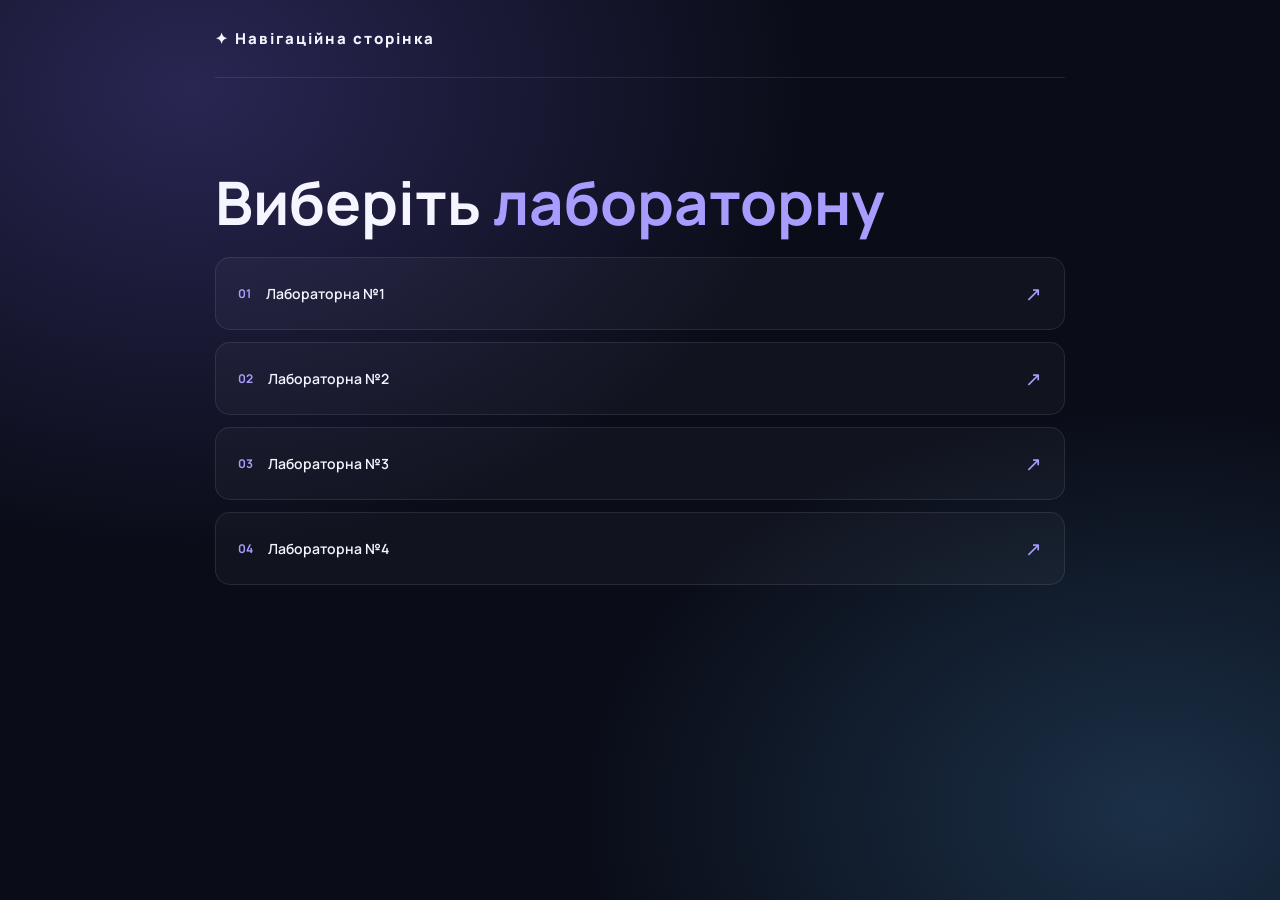
<file: index.html>
<!DOCTYPE html>
<html lang="uk">
<head>
<meta charset="UTF-8">
<meta name="viewport" content="width=device-width, initial-scale=1.0">
<title>Перехідничок</title>

<style>
@import url('https://fonts.googleapis.com/css2?family=Manrope:wght@400;500;600;700;800&display=swap');

* {
    box-sizing: border-box;
    margin: 0;
    padding: 0;
}

body {
    min-height: 100vh;
    font-family: 'Manrope', sans-serif;
    color: #f4f5ff;
    background:
        radial-gradient(ellipse at 15% 10%, #292653, transparent 40%),
        radial-gradient(ellipse at 90% 90%, #1b3047, transparent 35%),
        #0a0d18;
}

.container {
    width: 90%;
    max-width: 850px;
    margin: auto;
}

header {
    display: flex;
    justify-content: space-between;
    align-items: center;
    padding: 28px 0;
    border-bottom: 1px solid #ffffff18;
}

.logo {
    font-size: 15px;
    font-weight: 800;
    letter-spacing: 2px;
}


main {
    padding: 90px 0;
}

.subtitle {
    color: #a99cff;
    font-size: 11px;
    letter-spacing: 3px;
    margin-bottom: 18px;
}

h1 {
    font-size: clamp(36px, 5vw, 60px);
    line-height: 1.15;
    margin-bottom: 20px;
}

h1 span {
    color: #a99cff;
}

.links {
    display: grid;
    gap: 12px;
}

.links a {
    display: flex;
    justify-content: space-between;
    align-items: center;
    gap: 15px;
    padding: 22px;
    border: 1px solid #ffffff18;
    border-radius: 15px;
    background: #ffffff08;
    text-decoration: none;
    color: #f4f5ff;
    transition: 0.25s;
}

.links a:hover {
    transform: translateX(5px);
    background: #a99cff18;
    border-color: #a99cff;
}

.number {
    color: #a99cff;
    font-size: 12px;
    font-weight: bold;
}

.link-name {
    flex: 1;
    font-size: 14px;
    font-weight: 600;
}

.arrow {
    font-size: 20px;
    color: #a99cff;
}


@media (max-width: 600px) {
    main {
        padding: 55px 0;
    }

    h1 {
        font-size: 40px;
    }

    footer {
        flex-direction: column;
    }
}
</style>
</head>

<body>
<div class="container">

    <header>
        <div class="logo">✦ Навігаційна сторінка</div>
    </header>

    <main>
        <section>

            <h1>Виберіть <span>лабораторну</span></h1>

            <nav class="links">
                <a href="https://tartakmaksym.github.io/WebPrograming/lab1/" target="_blank" rel="noopener noreferrer">
                    <span class="number">01</span>
                    <span class="link-name">Лабораторна №1</span>
                    <span class="arrow">↗</span>
                </a>

                <a href="https://tartakmaksym.github.io/WebPrograming/lab2/" target="_blank" rel="noopener noreferrer">
                    <span class="number">02</span>
                    <span class="link-name">Лабораторна №2</span>
                    <span class="arrow">↗</span>
                </a>

                <a href="https://tartakmaksym.github.io/WebPrograming/lab3/" target="_blank" rel="noopener noreferrer">
                    <span class="number">03</span>
                    <span class="link-name">Лабораторна №3</span>
                    <span class="arrow">↗</span>
                </a>

                <a href="https://tartakmaksym.github.io/WebPrograming/lab4/" target="_blank" rel="noopener noreferrer">
                    <span class="number">04</span>
                    <span class="link-name">Лабораторна №4</span>
                    <span class="arrow">↗</span>
                </a>
            </nav>
        </section>
    </main>
</div>
</body>
</html>
</file>
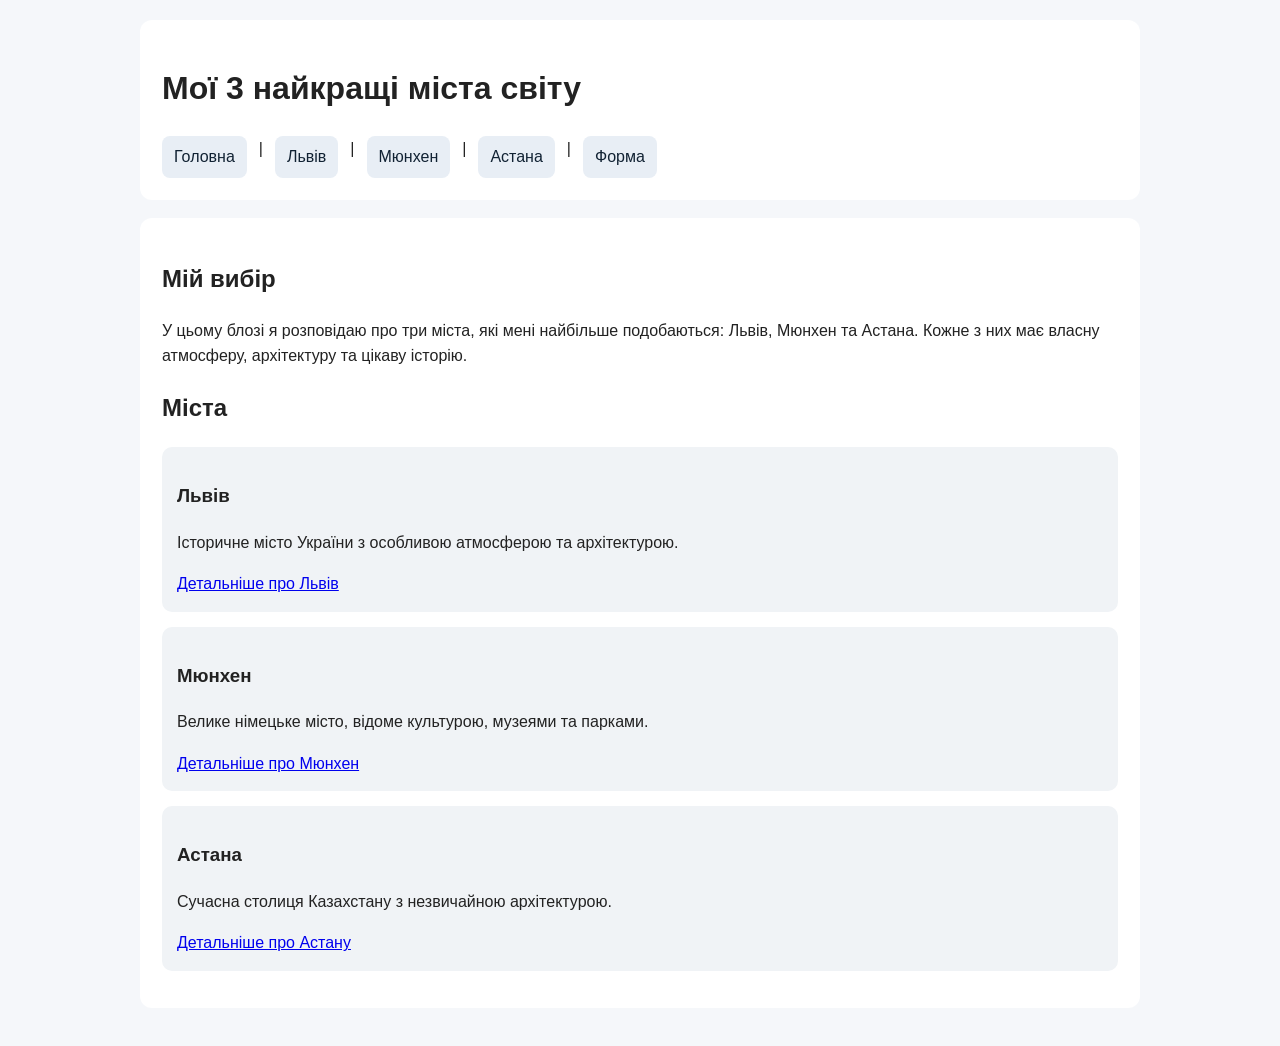
<file: lab1/index.html>
<!DOCTYPE html>
<html lang="uk"><head><meta charset="UTF-8"><meta name="viewport" content="width=device-width, initial-scale=1.0"><title>Мої 3 найкращі міста світу</title><style>body{font-family:Arial,sans-serif;max-width:1000px;margin:auto;padding:20px;line-height:1.6;background:#f5f7fa;color:#222}header,main,footer{background:white;padding:22px;margin-bottom:18px;border-radius:12px}nav{display:flex;gap:12px;flex-wrap:wrap;margin-top:12px}nav a{padding:8px 12px;background:#e8eef5;border-radius:8px;text-decoration:none;color:#123}img{max-width:100%;border-radius:10px}article{margin:15px 0;padding:15px;background:#f0f3f6;border-radius:10px}label{display:block;margin-top:12px}input,select,textarea,button{width:100%;max-width:600px;padding:10px;margin-top:5px;box-sizing:border-box}button{cursor:pointer}</style></head><body><header><h1>Мої 3 найкращі міста світу</h1><nav>
    <a href="index.html">Головна</a> |
    <a href="city-lviv.html">Львів</a> |
    <a href="city-munich.html">Мюнхен</a> |
    <a href="city-astana.html">Астана</a> |
    <a href="form.html">Форма</a>
</nav></header><main><section><h2>Мій вибір</h2><p>У цьому блозі я розповідаю про три міста, які мені найбільше подобаються: Львів, Мюнхен та Астана. Кожне з них має власну атмосферу, архітектуру та цікаву історію.</p></section><section><h2>Міста</h2><article><h3>Львів</h3><p>Історичне місто України з особливою атмосферою та архітектурою.</p><a href="city-lviv.html">Детальніше про Львів</a></article><article><h3>Мюнхен</h3><p>Велике німецьке місто, відоме культурою, музеями та парками.</p><a href="city-munich.html">Детальніше про Мюнхен</a></article><article><h3>Астана</h3><p>Сучасна столиця Казахстану з незвичайною архітектурою.</p><a href="city-astana.html">Детальніше про Астану</a></article></section></main></body></html>
</file>
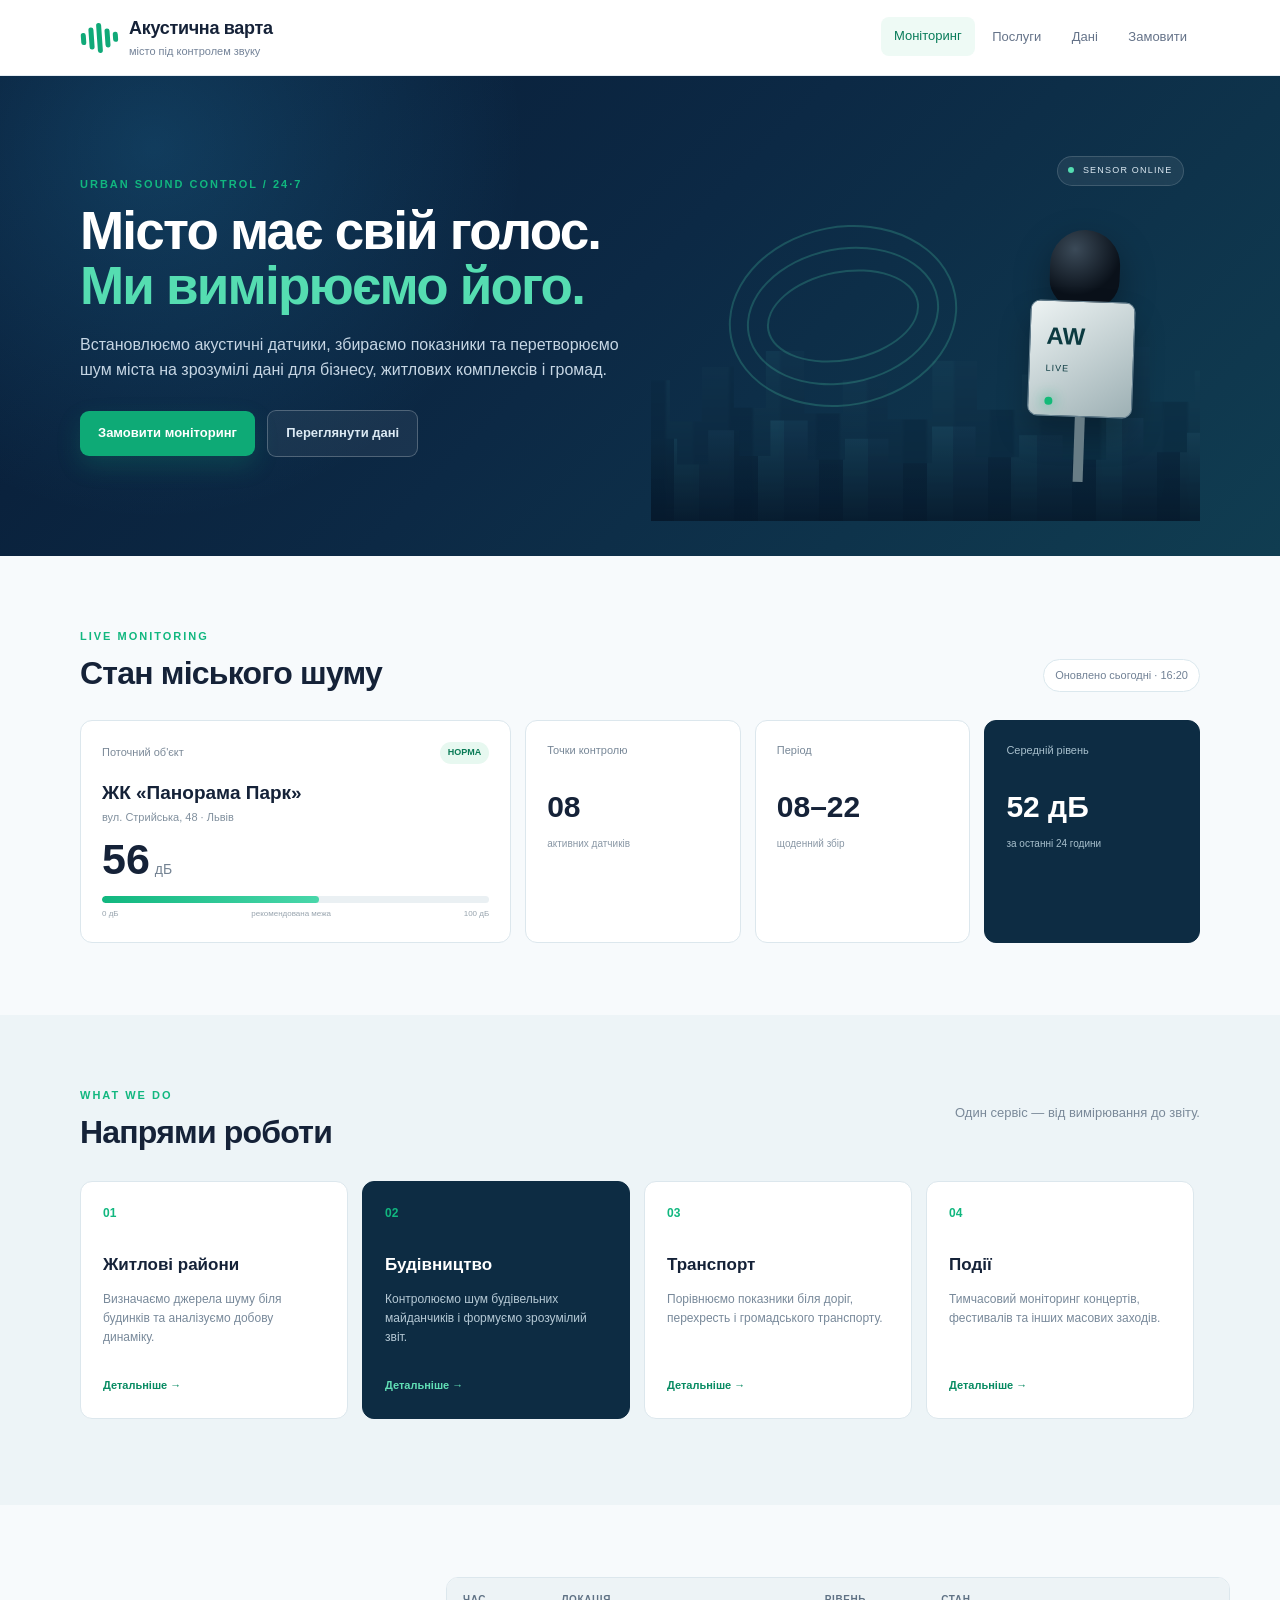
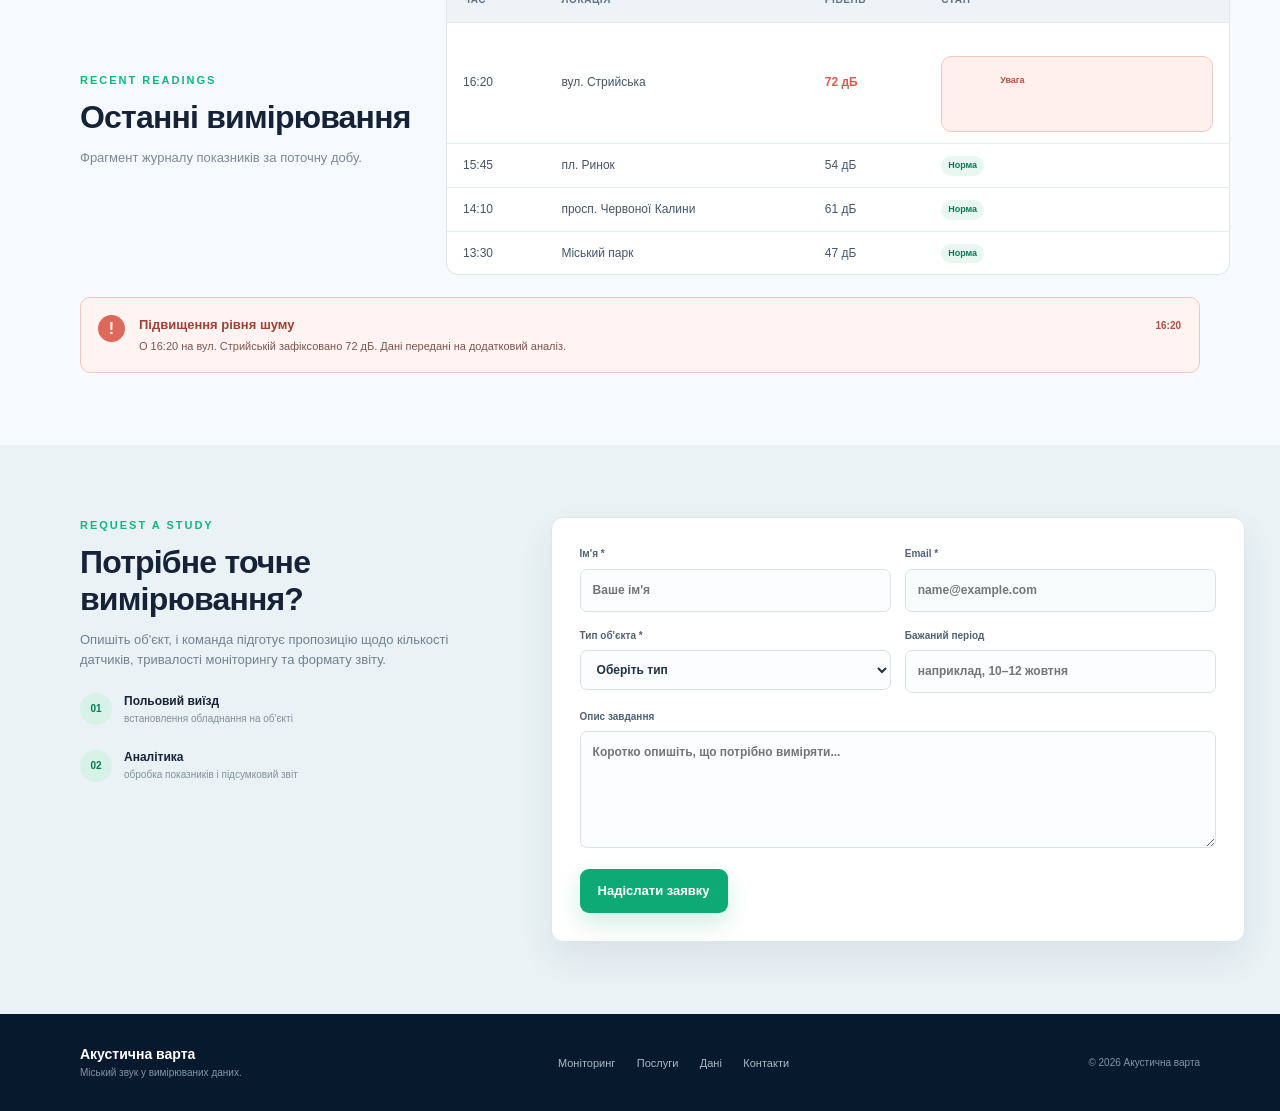
<file: lab2/index.html>
<!DOCTYPE html>
<html lang="uk">
<head>
    <meta charset="UTF-8">
    <meta name="viewport" content="width=device-width, initial-scale=1.0">
    <title>Акустична варта — міський звуковий контроль</title>
    <link rel="stylesheet" href="css/style.css">
</head>
<body>
    <header class="site-header">
        <div class="container header-inner">
            <a class="brand" href="#top">
                <span class="brand-mark" aria-hidden="true">
                    <span></span><span></span><span></span><span></span><span></span>
                </span>
                <span>
                    <strong>Акустична варта</strong>
                    <small>місто під контролем звуку</small>
                </span>
            </a>

            <nav class="main-nav" aria-label="Основна навігація">
                <a class="active" href="#monitoring">Моніторинг</a>
                <a href="#directions">Послуги</a>
                <a href="#measurements">Дані</a>
                <a href="#order">Замовити</a>
            </nav>
        </div>
    </header>

    <main id="top">
        <section class="hero">
            <div class="container hero-grid">
                <div class="hero-copy">
                    <p class="eyebrow">URBAN SOUND CONTROL / 24·7</p>
                    <h1>Місто має свій голос.<br><span>Ми вимірюємо його.</span></h1>
                    <p class="hero-text">
                        Встановлюємо акустичні датчики, збираємо показники
                        та перетворюємо шум міста на зрозумілі дані для бізнесу,
                        житлових комплексів і громад.
                    </p>
                    <div class="hero-actions">
                        <a class="btn btn-primary" href="#order">Замовити моніторинг</a>
                        <a class="btn btn-ghost" href="#measurements">Переглянути дані</a>
                    </div>
                </div>

                <div class="sensor-scene" aria-label="Декоративна схема акустичного датчика">
                    <div class="skyline skyline-back"></div>
                    <div class="skyline skyline-front"></div>
                    <div class="sound-rings">
                        <i></i><i></i><i></i>
                    </div>
                    <div class="sensor-device">
                        <div class="sensor-head"></div>
                        <div class="sensor-body">
                            <b>AW</b>
                            <small>LIVE</small>
                            <em></em>
                        </div>
                        <div class="sensor-leg"></div>
                    </div>
                    <div class="live-chip"><span></span> SENSOR ONLINE</div>
                </div>
            </div>
        </section>

        <section class="section" id="monitoring">
            <div class="container">
                <div class="section-heading">
                    <div>
                        <p class="eyebrow">LIVE MONITORING</p>
                        <h2>Стан міського шуму</h2>
                    </div>
                    <span class="date-pill">Оновлено сьогодні · 16:20</span>
                </div>

                <div class="monitor-grid">
                    <article class="monitor-card monitor-main">
                        <div class="card-top">
                            <span>Поточний об'єкт</span>
                            <span id="current-status" class="status-dot status">НОРМА</span>
                        </div>
                        <h3>ЖК «Панорама Парк»</h3>
                        <p>вул. Стрийська, 48 · Львів</p>
                        <div class="level">
                            <strong>56</strong><span>дБ</span>
                        </div>
                        <div class="meter"><span style="width: 56%;"></span></div>
                        <div class="meter-labels"><span>0 дБ</span><span>рекомендована межа</span><span>100 дБ</span></div>
                    </article>

                    <article class="stat-card">
                        <span>Точки контролю</span>
                        <strong>08</strong>
                        <small>активних датчиків</small>
                    </article>

                    <article class="stat-card">
                        <span>Період</span>
                        <strong>08–22</strong>
                        <small>щоденний збір</small>
                    </article>

                    <article class="stat-card accent-card">
                        <span>Середній рівень</span>
                        <strong>52 дБ</strong>
                        <small>за останні 24 години</small>
                    </article>
                </div>
            </div>
        </section>

        <section class="section section-soft" id="directions">
            <div class="container">
                <div class="section-heading compact">
                    <div>
                        <p class="eyebrow">WHAT WE DO</p>
                        <h2>Напрями роботи</h2>
                    </div>
                    <p class="heading-note">Один сервіс — від вимірювання до звіту.</p>
                </div>

                <div class="service-list">
                    <article class="service-card">
                        <span class="service-number">01</span>
                        <h3>Житлові райони</h3>
                        <p>Визначаємо джерела шуму біля будинків та аналізуємо добову динаміку.</p>
                        <a href="#order">Детальніше →</a>
                    </article>

                    <article class="service-card featured">
                        <span class="service-number">02</span>
                        <h3>Будівництво</h3>
                        <p>Контролюємо шум будівельних майданчиків і формуємо зрозумілий звіт.</p>
                        <a href="#order">Детальніше →</a>
                    </article>

                    <article class="service-card">
                        <span class="service-number">03</span>
                        <h3>Транспорт</h3>
                        <p>Порівнюємо показники біля доріг, перехресть і громадського транспорту.</p>
                        <a href="#order">Детальніше →</a>
                    </article>

                    <article class="service-card">
                        <span class="service-number">04</span>
                        <h3>Події</h3>
                        <p>Тимчасовий моніторинг концертів, фестивалів та інших масових заходів.</p>
                        <a href="#order">Детальніше →</a>
                    </article>
                </div>
            </div>
        </section>

        <section class="section" id="measurements">
            <div class="container measurements-layout">
                <div>
                    <p class="eyebrow">RECENT READINGS</p>
                    <h2>Останні вимірювання</h2>
                    <p class="subtext">Фрагмент журналу показників за поточну добу.</p>
                </div>

                <div class="table-wrap measurement-box">
                    <table>
                        <thead>
                            <tr>
                                <th>Час</th>
                                <th>Локація</th>
                                <th>Рівень</th>
                                <th>Стан</th>
                            </tr>
                        </thead>
                        <tbody>
                            <tr>
                                <td>16:20</td>
                                <td>вул. Стрийська</td>
                                <td class="db-high">72 дБ</td>
                                <td><span class="table-status warning">Увага</span></td>
                            </tr>
                            <tr>
                                <td>15:45</td>
                                <td>пл. Ринок</td>
                                <td>54 дБ</td>
                                <td><span class="table-status ok">Норма</span></td>
                            </tr>
                            <tr>
                                <td>14:10</td>
                                <td>просп. Червоної Калини</td>
                                <td>61 дБ</td>
                                <td><span class="table-status ok">Норма</span></td>
                            </tr>
                            <tr>
                                <td>13:30</td>
                                <td>Міський парк</td>
                                <td>47 дБ</td>
                                <td><span class="table-status ok">Норма</span></td>
                            </tr>
                        </tbody>
                    </table>
                </div>
            </div>

            <div class="container">
                <aside class="warning" id="warning">
                    <span class="warning-icon">!</span>
                    <div>
                        <strong>Підвищення рівня шуму</strong>
                        <p>О 16:20 на вул. Стрийській зафіксовано 72 дБ. Дані передані на додатковий аналіз.</p>
                    </div>
                    <span class="warning-time">16:20</span>
                </aside>
            </div>
        </section>

        <section class="section order-section" id="order">
            <div class="container order-grid">
                <div class="order-info">
                    <p class="eyebrow">REQUEST A STUDY</p>
                    <h2>Потрібне точне вимірювання?</h2>
                    <p>
                        Опишіть об'єкт, і команда підготує пропозицію щодо кількості
                        датчиків, тривалості моніторингу та формату звіту.
                    </p>
                    <div class="contact-note">
                        <span>01</span>
                        <div><b>Польовий виїзд</b><small>встановлення обладнання на об'єкті</small></div>
                    </div>
                    <div class="contact-note">
                        <span>02</span>
                        <div><b>Аналітика</b><small>обробка показників і підсумковий звіт</small></div>
                    </div>
                </div>

                <form class="order-form">
                    <div class="form-row">
                        <label>
                            Ім'я *
                            <input type="text" name="name" placeholder="Ваше ім'я" required>
                        </label>
                        <label>
                            Email *
                            <input type="email" name="email" placeholder="name@example.com" required>
                        </label>
                    </div>

                    <div class="form-row">
                        <label>
                            Тип об'єкта *
                            <select name="object" required>
                                <option value="">Оберіть тип</option>
                                <option>Житловий комплекс</option>
                                <option>Офісний центр</option>
                                <option>Підприємство</option>
                                <option>Міський простір</option>
                                <option>Масовий захід</option>
                            </select>
                        </label>
                        <label>
                            Бажаний період
                            <input type="text" name="period" placeholder="наприклад, 10–12 жовтня">
                        </label>
                    </div>

                    <label>
                        Опис завдання
                        <textarea name="description" rows="5" placeholder="Коротко опишіть, що потрібно виміряти..."></textarea>
                    </label>

                    <button class="btn btn-primary submit-btn" type="submit">Надіслати заявку</button>
                </form>
            </div>
        </section>
    </main>

    <footer class="site-footer">
        <div class="container footer-inner">
            <div>
                <strong>Акустична варта</strong>
                <span>Міський звук у вимірюваних даних.</span>
            </div>
            <div class="footer-links">
                <a href="#monitoring">Моніторинг</a>
                <a href="#directions">Послуги</a>
                <a href="#measurements">Дані</a>
                <a href="#order">Контакти</a>
            </div>
            <small>© 2026 Акустична варта</small>
        </div>
    </footer>
</body>
</html>
</file>
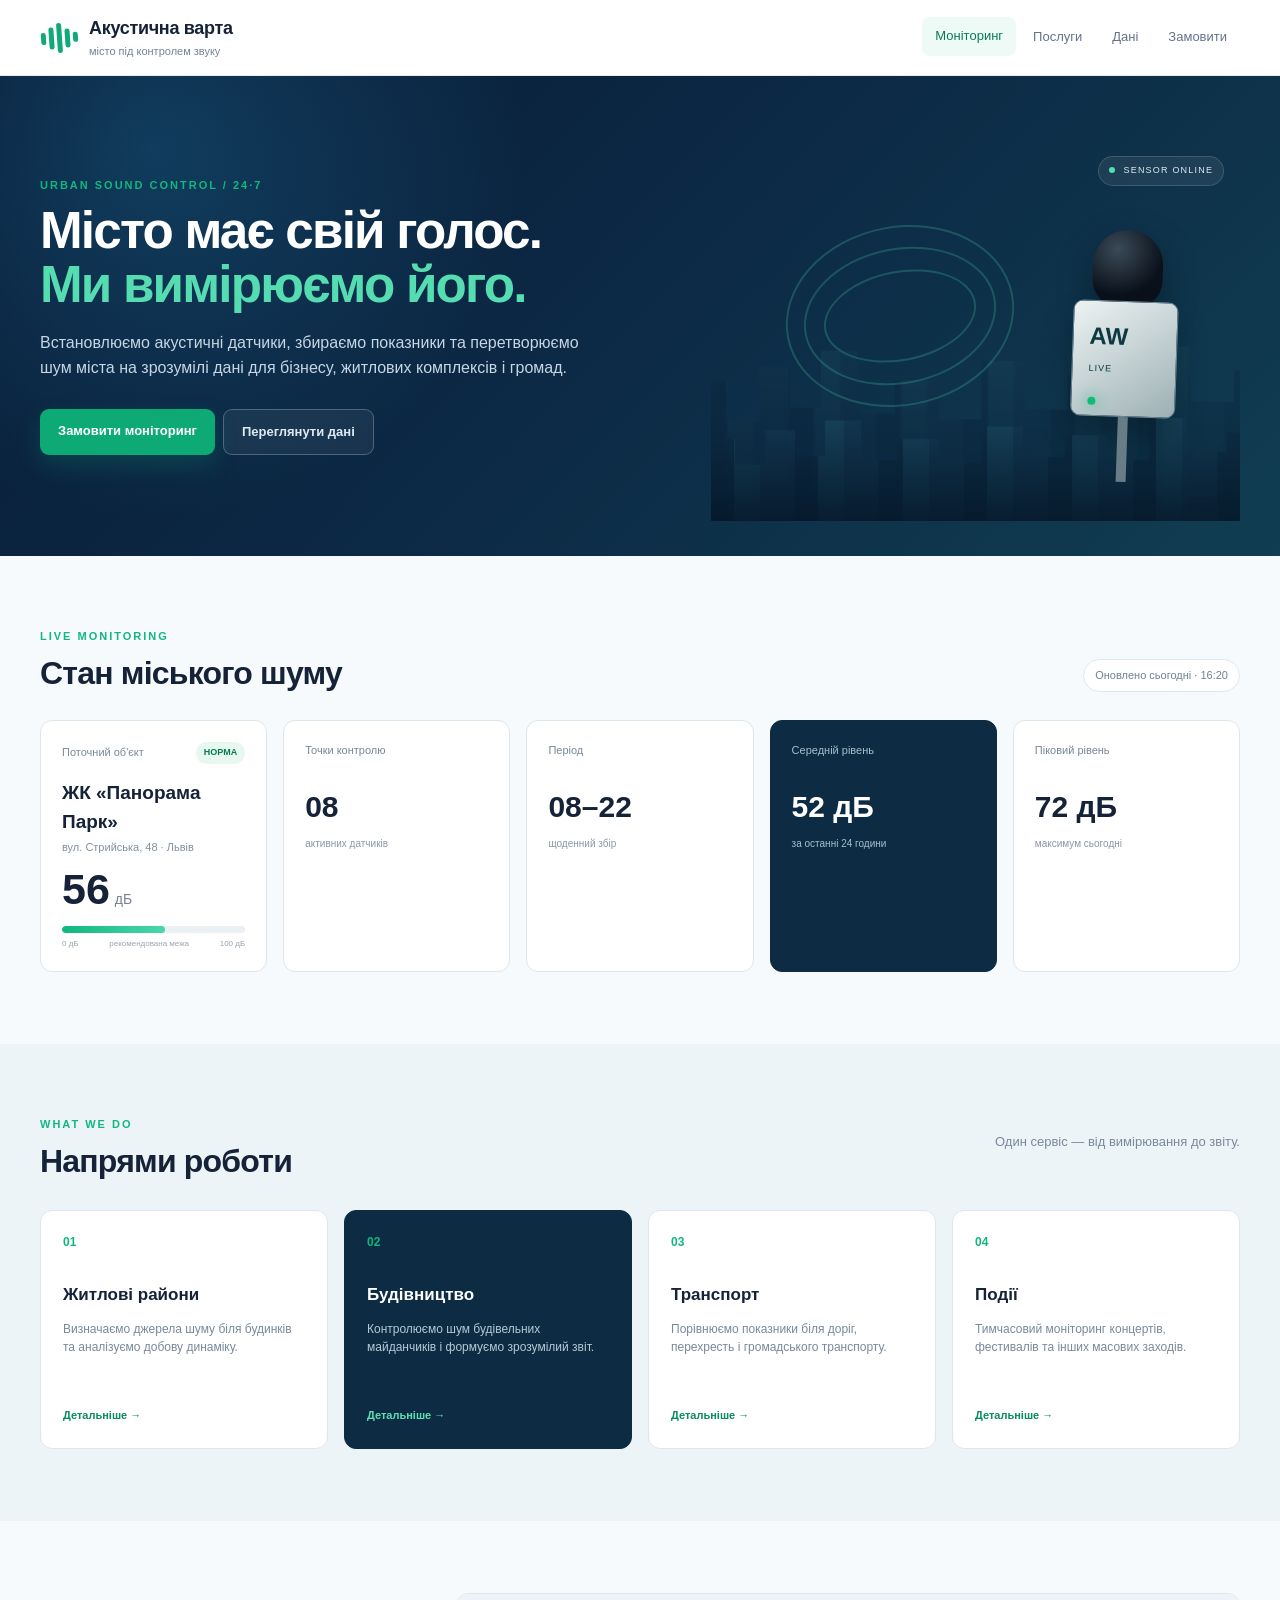
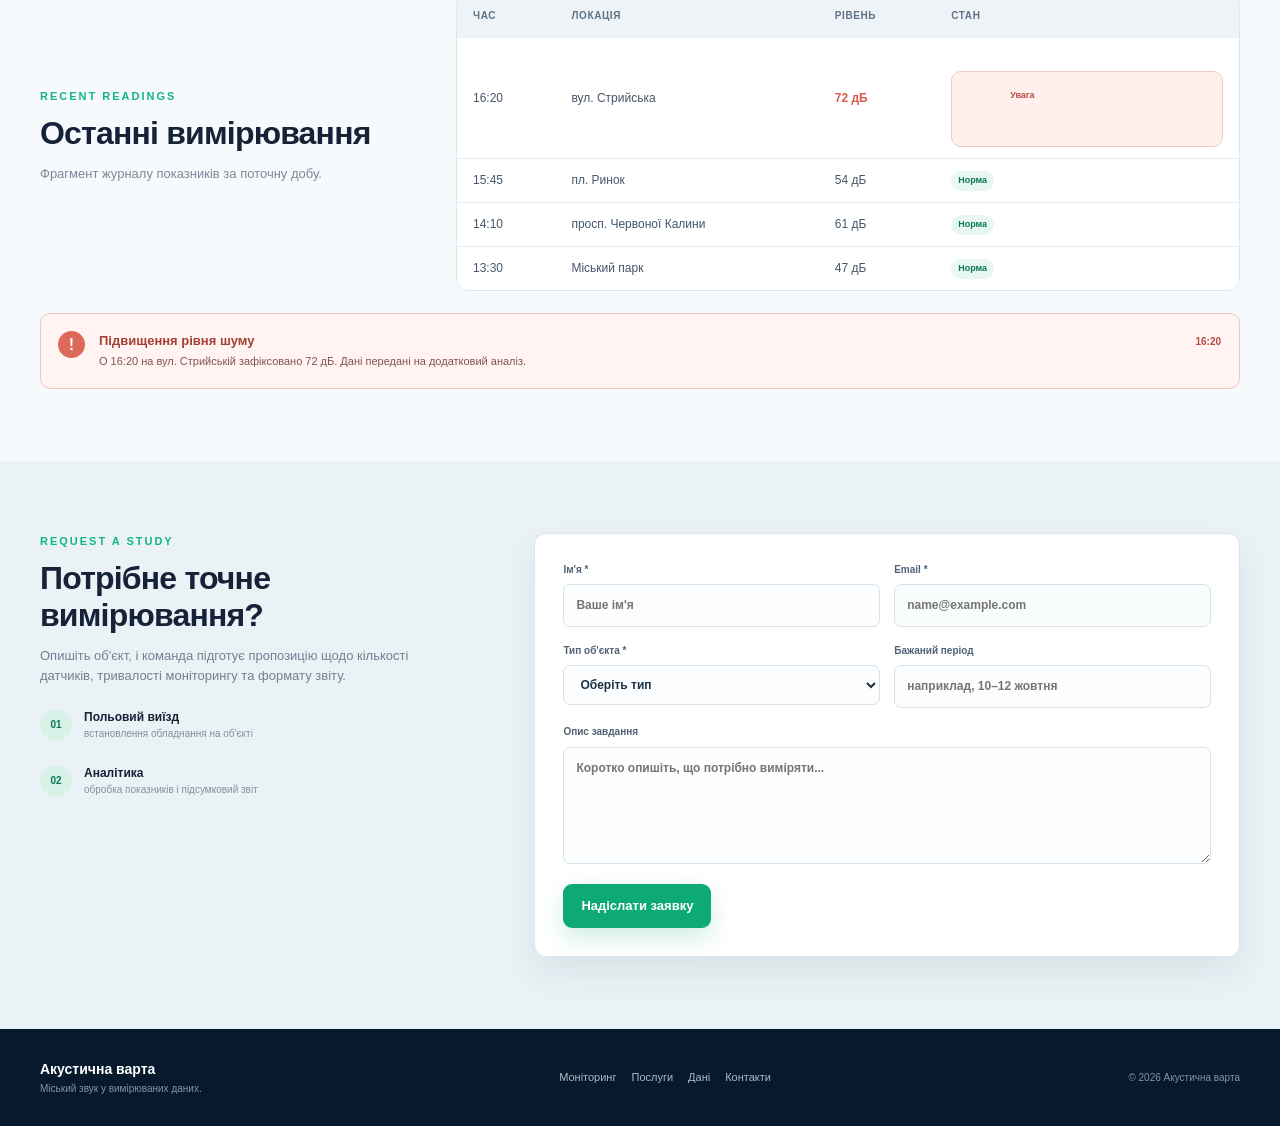
<file: lab3/index.html>
<!DOCTYPE html>
<html lang="uk">
<head>
    <meta charset="UTF-8">
    <meta name="viewport" content="width=device-width, initial-scale=1.0">
    <title>Акустична варта — адаптивний моніторинг</title>
    <link rel="stylesheet" href="css/main.css">
</head>
<body>
    <header class="site-header">
        <div class="container header-inner">
            <a class="brand" href="#top">
                <span class="brand-mark" aria-hidden="true">
                    <span></span><span></span><span></span><span></span><span></span>
                </span>
                <span>
                    <strong>Акустична варта</strong>
                    <small>місто під контролем звуку</small>
                </span>
            </a>

            <nav class="main-nav" aria-label="Основна навігація">
                <a class="active" href="#monitoring">Моніторинг</a>
                <a href="#directions">Послуги</a>
                <a href="#measurements">Дані</a>
                <a href="#order">Замовити</a>
            </nav>
        </div>
    </header>

    <main id="top">
        <section class="hero">
            <div class="container hero-grid">
                <div class="hero-copy">
                    <p class="eyebrow">URBAN SOUND CONTROL / 24·7</p>
                    <h1>Місто має свій голос.<br><span>Ми вимірюємо його.</span></h1>
                    <p class="hero-text">
                        Встановлюємо акустичні датчики, збираємо показники
                        та перетворюємо шум міста на зрозумілі дані для бізнесу,
                        житлових комплексів і громад.
                    </p>
                    <div class="hero-actions">
                        <a class="btn btn-primary" href="#order">Замовити моніторинг</a>
                        <a class="btn btn-ghost" href="#measurements">Переглянути дані</a>
                    </div>
                </div>

                <div class="sensor-scene" aria-label="Декоративна схема акустичного датчика">
                    <div class="skyline skyline-back"></div>
                    <div class="skyline skyline-front"></div>
                    <div class="sound-rings">
                        <i></i><i></i><i></i>
                    </div>
                    <div class="sensor-device">
                        <div class="sensor-head"></div>
                        <div class="sensor-body">
                            <b>AW</b>
                            <small>LIVE</small>
                            <em></em>
                        </div>
                        <div class="sensor-leg"></div>
                    </div>
                    <div class="live-chip"><span></span> SENSOR ONLINE</div>
                </div>
            </div>
        </section>

        <section class="section" id="monitoring">
            <div class="container">
                <div class="section-heading">
                    <div>
                        <p class="eyebrow">LIVE MONITORING</p>
                        <h2>Стан міського шуму</h2>
                    </div>
                    <span class="date-pill">Оновлено сьогодні · 16:20</span>
                </div>

                <div class="monitor-grid">
                    <article class="monitor-card monitor-main">
                        <div class="card-top">
                            <span>Поточний об'єкт</span>
                            <span id="current-status" class="status-dot status">НОРМА</span>
                        </div>
                        <h3>ЖК «Панорама Парк»</h3>
                        <p>вул. Стрийська, 48 · Львів</p>
                        <div class="level">
                            <strong>56</strong><span>дБ</span>
                        </div>
                        <div class="meter"><span style="width: 56%;"></span></div>
                        <div class="meter-labels"><span>0 дБ</span><span>рекомендована межа</span><span>100 дБ</span></div>
                    </article>

                    <article class="stat-card">
                        <span>Точки контролю</span>
                        <strong>08</strong>
                        <small>активних датчиків</small>
                    </article>

                    <article class="stat-card">
                        <span>Період</span>
                        <strong>08–22</strong>
                        <small>щоденний збір</small>
                    </article>

                    <article class="stat-card accent-card">
                        <span>Середній рівень</span>
                        <strong>52 дБ</strong>
                        <small>за останні 24 години</small>
                    </article>

                    <article class="stat-card">
                        <span>Піковий рівень</span>
                        <strong>72 дБ</strong>
                        <small>максимум сьогодні</small>
                    </article>
                </div>
            </div>
        </section>

        <section class="section section-soft" id="directions">
            <div class="container">
                <div class="section-heading compact">
                    <div>
                        <p class="eyebrow">WHAT WE DO</p>
                        <h2>Напрями роботи</h2>
                    </div>
                    <p class="heading-note">Один сервіс — від вимірювання до звіту.</p>
                </div>

                <div class="service-list">
                    <article class="service-card">
                        <span class="service-number">01</span>
                        <h3>Житлові райони</h3>
                        <p>Визначаємо джерела шуму біля будинків та аналізуємо добову динаміку.</p>
                        <a href="#order">Детальніше →</a>
                    </article>

                    <article class="service-card featured">
                        <span class="service-number">02</span>
                        <h3>Будівництво</h3>
                        <p>Контролюємо шум будівельних майданчиків і формуємо зрозумілий звіт.</p>
                        <a href="#order">Детальніше →</a>
                    </article>

                    <article class="service-card">
                        <span class="service-number">03</span>
                        <h3>Транспорт</h3>
                        <p>Порівнюємо показники біля доріг, перехресть і громадського транспорту.</p>
                        <a href="#order">Детальніше →</a>
                    </article>

                    <article class="service-card">
                        <span class="service-number">04</span>
                        <h3>Події</h3>
                        <p>Тимчасовий моніторинг концертів, фестивалів та інших масових заходів.</p>
                        <a href="#order">Детальніше →</a>
                    </article>
                </div>
            </div>
        </section>

        <section class="section" id="measurements">
            <div class="container measurements-layout">
                <div>
                    <p class="eyebrow">RECENT READINGS</p>
                    <h2>Останні вимірювання</h2>
                    <p class="subtext">Фрагмент журналу показників за поточну добу.</p>
                </div>

                <div class="table-wrap measurement-box">
                    <table>
                        <thead>
                            <tr>
                                <th>Час</th>
                                <th>Локація</th>
                                <th>Рівень</th>
                                <th>Стан</th>
                            </tr>
                        </thead>
                        <tbody>
                            <tr>
                                <td>16:20</td>
                                <td>вул. Стрийська</td>
                                <td class="db-high">72 дБ</td>
                                <td><span class="table-status warning">Увага</span></td>
                            </tr>
                            <tr>
                                <td>15:45</td>
                                <td>пл. Ринок</td>
                                <td>54 дБ</td>
                                <td><span class="table-status ok">Норма</span></td>
                            </tr>
                            <tr>
                                <td>14:10</td>
                                <td>просп. Червоної Калини</td>
                                <td>61 дБ</td>
                                <td><span class="table-status ok">Норма</span></td>
                            </tr>
                            <tr>
                                <td>13:30</td>
                                <td>Міський парк</td>
                                <td>47 дБ</td>
                                <td><span class="table-status ok">Норма</span></td>
                            </tr>
                        </tbody>
                    </table>
                </div>
            </div>

            <div class="container">
                <aside class="warning" id="warning">
                    <span class="warning-icon">!</span>
                    <div>
                        <strong>Підвищення рівня шуму</strong>
                        <p>О 16:20 на вул. Стрийській зафіксовано 72 дБ. Дані передані на додатковий аналіз.</p>
                    </div>
                    <span class="warning-time">16:20</span>
                </aside>
            </div>
        </section>

        <section class="section order-section" id="order">
            <div class="container order-grid">
                <div class="order-info">
                    <p class="eyebrow">REQUEST A STUDY</p>
                    <h2>Потрібне точне вимірювання?</h2>
                    <p>
                        Опишіть об'єкт, і команда підготує пропозицію щодо кількості
                        датчиків, тривалості моніторингу та формату звіту.
                    </p>
                    <div class="contact-note">
                        <span>01</span>
                        <div><b>Польовий виїзд</b><small>встановлення обладнання на об'єкті</small></div>
                    </div>
                    <div class="contact-note">
                        <span>02</span>
                        <div><b>Аналітика</b><small>обробка показників і підсумковий звіт</small></div>
                    </div>
                </div>

                <form class="order-form">
                    <div class="form-row">
                        <label>
                            Ім'я *
                            <input type="text" name="name" placeholder="Ваше ім'я" required>
                        </label>
                        <label>
                            Email *
                            <input type="email" name="email" placeholder="name@example.com" required>
                        </label>
                    </div>

                    <div class="form-row">
                        <label>
                            Тип об'єкта *
                            <select name="object" required>
                                <option value="">Оберіть тип</option>
                                <option>Житловий комплекс</option>
                                <option>Офісний центр</option>
                                <option>Підприємство</option>
                                <option>Міський простір</option>
                                <option>Масовий захід</option>
                            </select>
                        </label>
                        <label>
                            Бажаний період
                            <input type="text" name="period" placeholder="наприклад, 10–12 жовтня">
                        </label>
                    </div>

                    <label>
                        Опис завдання
                        <textarea name="description" rows="5" placeholder="Коротко опишіть, що потрібно виміряти..."></textarea>
                    </label>

                    <button class="btn btn-primary submit-btn" type="submit">Надіслати заявку</button>
                </form>
            </div>
        </section>
    </main>

    <footer class="site-footer">
        <div class="container footer-inner">
            <div>
                <strong>Акустична варта</strong>
                <span>Міський звук у вимірюваних даних.</span>
            </div>
            <div class="footer-links">
                <a href="#monitoring">Моніторинг</a>
                <a href="#directions">Послуги</a>
                <a href="#measurements">Дані</a>
                <a href="#order">Контакти</a>
            </div>
            <small>© 2026 Акустична варта</small>
        </div>
    </footer>
</body>
</html>
</file>
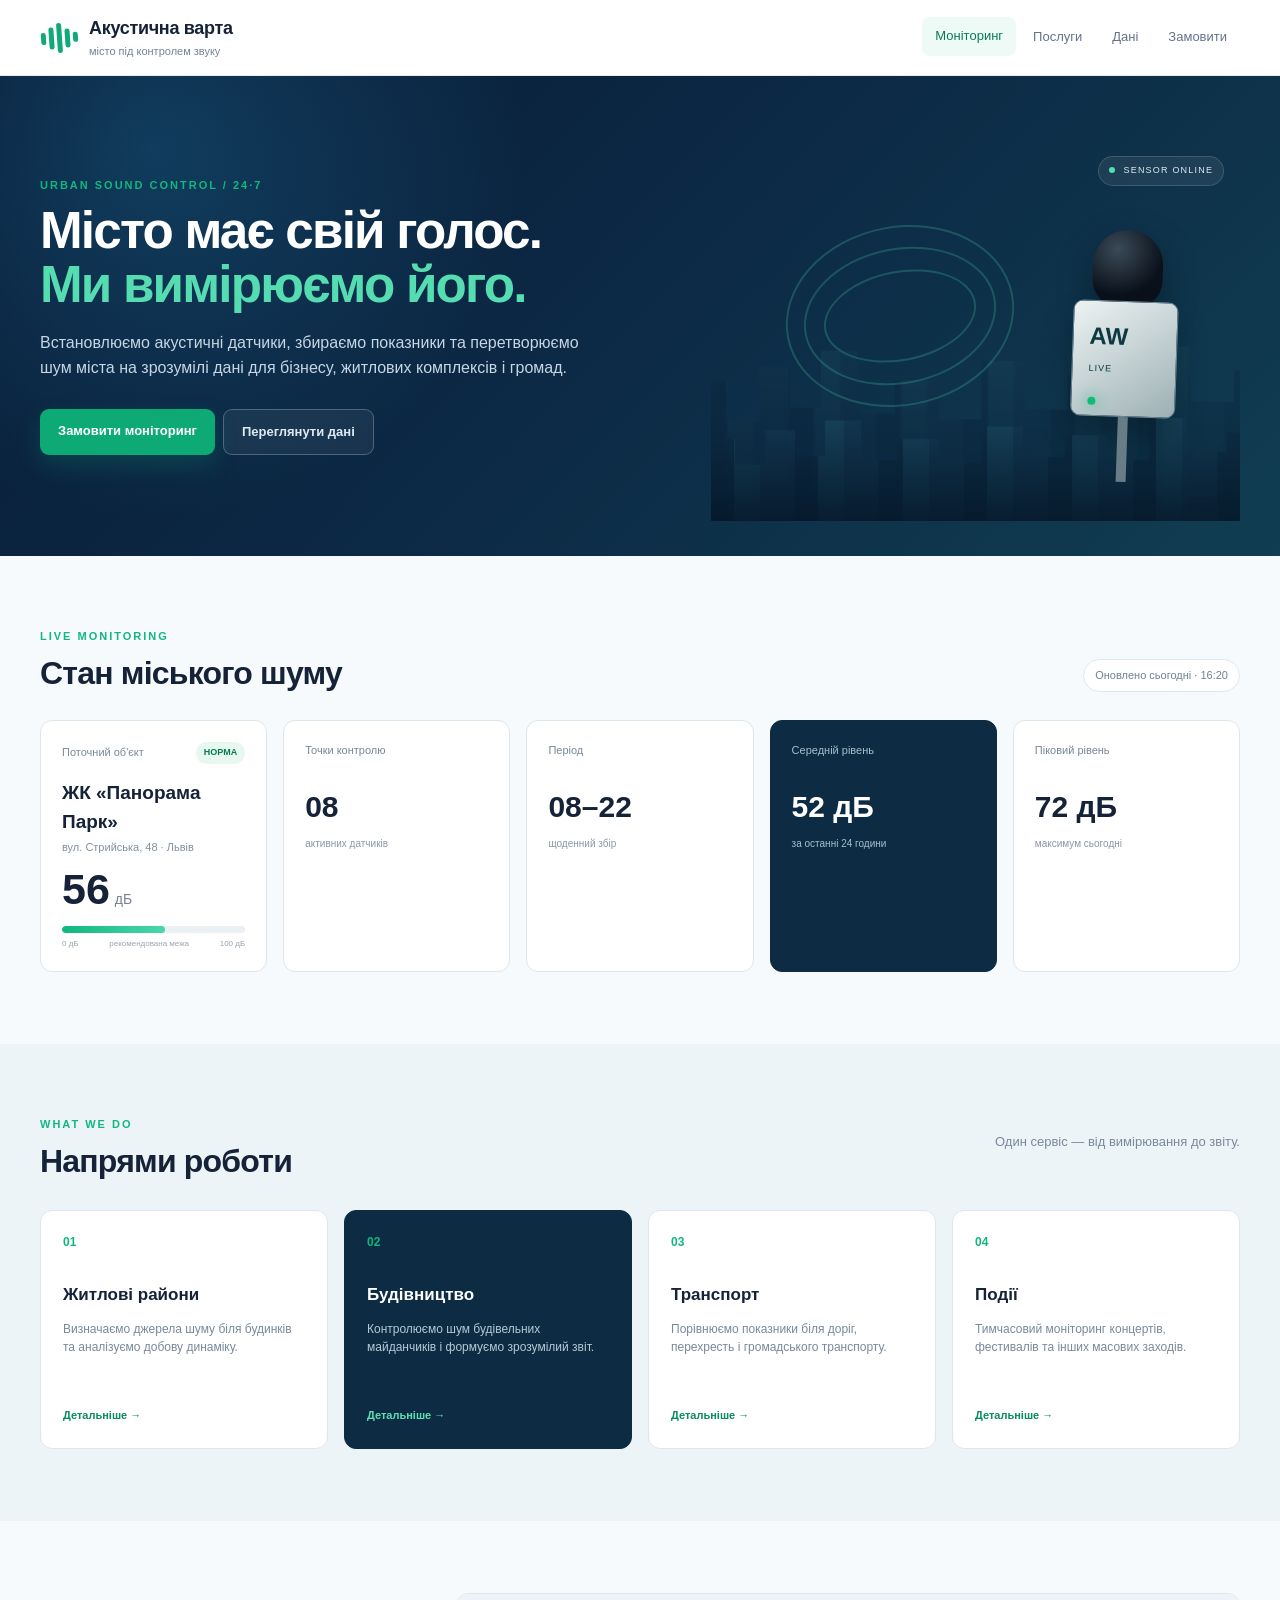
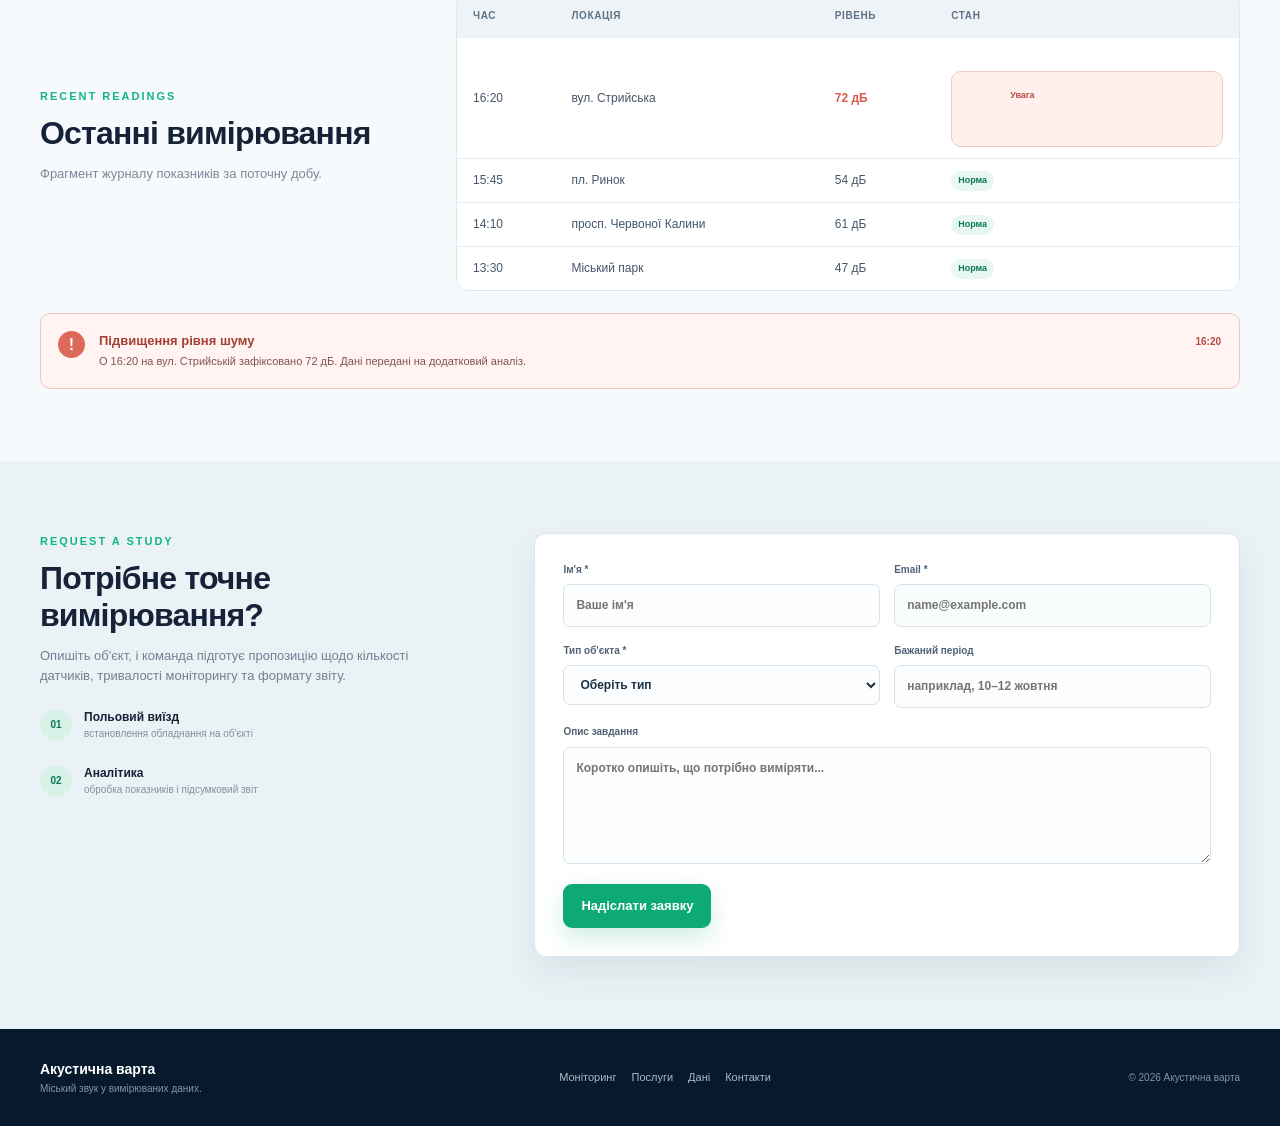
<file: lab4/index.html>
<!DOCTYPE html>
<html lang="uk">
<head>
    <meta charset="UTF-8">
    <meta name="viewport" content="width=device-width, initial-scale=1.0">
    <title>Акустична варта — адаптивний моніторинг</title>
    <link rel="stylesheet" href="css/main.css">
    <script src="./js/monitoring.js" defer></script>
</head>
<body>
    <header class="site-header">
        <div class="container header-inner">
            <a class="brand" href="#top">
                <span class="brand-mark" aria-hidden="true">
                    <span></span><span></span><span></span><span></span><span></span>
                </span>
                <span>
                    <strong>Акустична варта</strong>
                    <small>місто під контролем звуку</small>
                </span>
            </a>

            <nav class="main-nav" aria-label="Основна навігація">
                <a class="active" href="#monitoring">Моніторинг</a>
                <a href="#directions">Послуги</a>
                <a href="#measurements">Дані</a>
                <a href="#order">Замовити</a>
            </nav>
        </div>
    </header>

    <main id="top">
        <section class="hero">
            <div class="container hero-grid">
                <div class="hero-copy">
                    <p class="eyebrow">URBAN SOUND CONTROL / 24·7</p>
                    <h1>Місто має свій голос.<br><span>Ми вимірюємо його.</span></h1>
                    <p class="hero-text">
                        Встановлюємо акустичні датчики, збираємо показники
                        та перетворюємо шум міста на зрозумілі дані для бізнесу,
                        житлових комплексів і громад.
                    </p>
                    <div class="hero-actions">
                        <a class="btn btn-primary" href="#order">Замовити моніторинг</a>
                        <a class="btn btn-ghost" href="#measurements">Переглянути дані</a>
                    </div>
                </div>

                <div class="sensor-scene" aria-label="Декоративна схема акустичного датчика">
                    <div class="skyline skyline-back"></div>
                    <div class="skyline skyline-front"></div>
                    <div class="sound-rings">
                        <i></i><i></i><i></i>
                    </div>
                    <div class="sensor-device">
                        <div class="sensor-head"></div>
                        <div class="sensor-body">
                            <b>AW</b>
                            <small>LIVE</small>
                            <em></em>
                        </div>
                        <div class="sensor-leg"></div>
                    </div>
                    <div class="live-chip"><span></span> SENSOR ONLINE</div>
                </div>
            </div>
        </section>

        <section class="section" id="monitoring">
            <div class="container">
                <div class="section-heading">
                    <div>
                        <p class="eyebrow">LIVE MONITORING</p>
                        <h2>Стан міського шуму</h2>
                    </div>
                    <span class="date-pill">Оновлено сьогодні · 16:20</span>
                </div>

                <div class="monitor-grid">
                    <article class="monitor-card monitor-main">
                        <div class="card-top">
                            <span>Поточний об'єкт</span>
                            <span id="current-status" class="status-dot status">НОРМА</span>
                        </div>
                        <h3>ЖК «Панорама Парк»</h3>
                        <p>вул. Стрийська, 48 · Львів</p>
                        <div class="level">
                            <strong>56</strong><span>дБ</span>
                        </div>
                        <div class="meter"><span style="width: 56%;"></span></div>
                        <div class="meter-labels"><span>0 дБ</span><span>рекомендована межа</span><span>100 дБ</span></div>
                    </article>

                    <article class="stat-card">
                        <span>Точки контролю</span>
                        <strong>08</strong>
                        <small>активних датчиків</small>
                    </article>

                    <article class="stat-card">
                        <span>Період</span>
                        <strong>08–22</strong>
                        <small>щоденний збір</small>
                    </article>

                    <article class="stat-card accent-card">
                        <span>Середній рівень</span>
                        <strong>52 дБ</strong>
                        <small>за останні 24 години</small>
                    </article>

                    <article class="stat-card">
                        <span>Піковий рівень</span>
                        <strong>72 дБ</strong>
                        <small>максимум сьогодні</small>
                    </article>
                </div>
            </div>
        </section>

        <section class="section section-soft" id="directions">
            <div class="container">
                <div class="section-heading compact">
                    <div>
                        <p class="eyebrow">WHAT WE DO</p>
                        <h2>Напрями роботи</h2>
                    </div>
                    <p class="heading-note">Один сервіс — від вимірювання до звіту.</p>
                </div>

                <div class="service-list">
                    <article class="service-card">
                        <span class="service-number">01</span>
                        <h3>Житлові райони</h3>
                        <p>Визначаємо джерела шуму біля будинків та аналізуємо добову динаміку.</p>
                        <a href="#order">Детальніше →</a>
                    </article>

                    <article class="service-card featured">
                        <span class="service-number">02</span>
                        <h3>Будівництво</h3>
                        <p>Контролюємо шум будівельних майданчиків і формуємо зрозумілий звіт.</p>
                        <a href="#order">Детальніше →</a>
                    </article>

                    <article class="service-card">
                        <span class="service-number">03</span>
                        <h3>Транспорт</h3>
                        <p>Порівнюємо показники біля доріг, перехресть і громадського транспорту.</p>
                        <a href="#order">Детальніше →</a>
                    </article>

                    <article class="service-card">
                        <span class="service-number">04</span>
                        <h3>Події</h3>
                        <p>Тимчасовий моніторинг концертів, фестивалів та інших масових заходів.</p>
                        <a href="#order">Детальніше →</a>
                    </article>
                </div>
            </div>
        </section>

        <section class="section" id="measurements">
            <div class="container measurements-layout">
                <div>
                    <p class="eyebrow">RECENT READINGS</p>
                    <h2>Останні вимірювання</h2>
                    <p class="subtext">Фрагмент журналу показників за поточну добу.</p>
                </div>

                <div class="table-wrap measurement-box">
                    <table>
                        <thead>
                            <tr>
                                <th>Час</th>
                                <th>Локація</th>
                                <th>Рівень</th>
                                <th>Стан</th>
                            </tr>
                        </thead>
                        <tbody>
                            <tr>
                                <td>16:20</td>
                                <td>вул. Стрийська</td>
                                <td class="db-high">72 дБ</td>
                                <td><span class="table-status warning">Увага</span></td>
                            </tr>
                            <tr>
                                <td>15:45</td>
                                <td>пл. Ринок</td>
                                <td>54 дБ</td>
                                <td><span class="table-status ok">Норма</span></td>
                            </tr>
                            <tr>
                                <td>14:10</td>
                                <td>просп. Червоної Калини</td>
                                <td>61 дБ</td>
                                <td><span class="table-status ok">Норма</span></td>
                            </tr>
                            <tr>
                                <td>13:30</td>
                                <td>Міський парк</td>
                                <td>47 дБ</td>
                                <td><span class="table-status ok">Норма</span></td>
                            </tr>
                        </tbody>
                    </table>
                </div>
            </div>

            <div class="container">
                <aside class="warning" id="warning">
                    <span class="warning-icon">!</span>
                    <div>
                        <strong>Підвищення рівня шуму</strong>
                        <p>О 16:20 на вул. Стрийській зафіксовано 72 дБ. Дані передані на додатковий аналіз.</p>
                    </div>
                    <span class="warning-time">16:20</span>
                </aside>
            </div>
        </section>

        <section class="section order-section" id="order">
            <div class="container order-grid">
                <div class="order-info">
                    <p class="eyebrow">REQUEST A STUDY</p>
                    <h2>Потрібне точне вимірювання?</h2>
                    <p>
                        Опишіть об'єкт, і команда підготує пропозицію щодо кількості
                        датчиків, тривалості моніторингу та формату звіту.
                    </p>
                    <div class="contact-note">
                        <span>01</span>
                        <div><b>Польовий виїзд</b><small>встановлення обладнання на об'єкті</small></div>
                    </div>
                    <div class="contact-note">
                        <span>02</span>
                        <div><b>Аналітика</b><small>обробка показників і підсумковий звіт</small></div>
                    </div>
                </div>

                <form class="order-form">
                    <div class="form-row">
                        <label>
                            Ім'я *
                            <input type="text" name="name" placeholder="Ваше ім'я" required>
                        </label>
                        <label>
                            Email *
                            <input type="email" name="email" placeholder="name@example.com" required>
                        </label>
                    </div>

                    <div class="form-row">
                        <label>
                            Тип об'єкта *
                            <select name="object" required>
                                <option value="">Оберіть тип</option>
                                <option>Житловий комплекс</option>
                                <option>Офісний центр</option>
                                <option>Підприємство</option>
                                <option>Міський простір</option>
                                <option>Масовий захід</option>
                            </select>
                        </label>
                        <label>
                            Бажаний період
                            <input type="text" name="period" placeholder="наприклад, 10–12 жовтня">
                        </label>
                    </div>

                    <label>
                        Опис завдання
                        <textarea name="description" rows="5" placeholder="Коротко опишіть, що потрібно виміряти..."></textarea>
                    </label>

                    <button class="btn btn-primary submit-btn" type="submit">Надіслати заявку</button>
                </form>
            </div>
        </section>
    </main>

    <footer class="site-footer">
        <div class="container footer-inner">
            <div>
                <strong>Акустична варта</strong>
                <span>Міський звук у вимірюваних даних.</span>
            </div>
            <div class="footer-links">
                <a href="#monitoring">Моніторинг</a>
                <a href="#directions">Послуги</a>
                <a href="#measurements">Дані</a>
                <a href="#order">Контакти</a>
            </div>
            <small>© 2026 Акустична варта</small>
        </div>
    </footer>
</body>
</html>
</file>
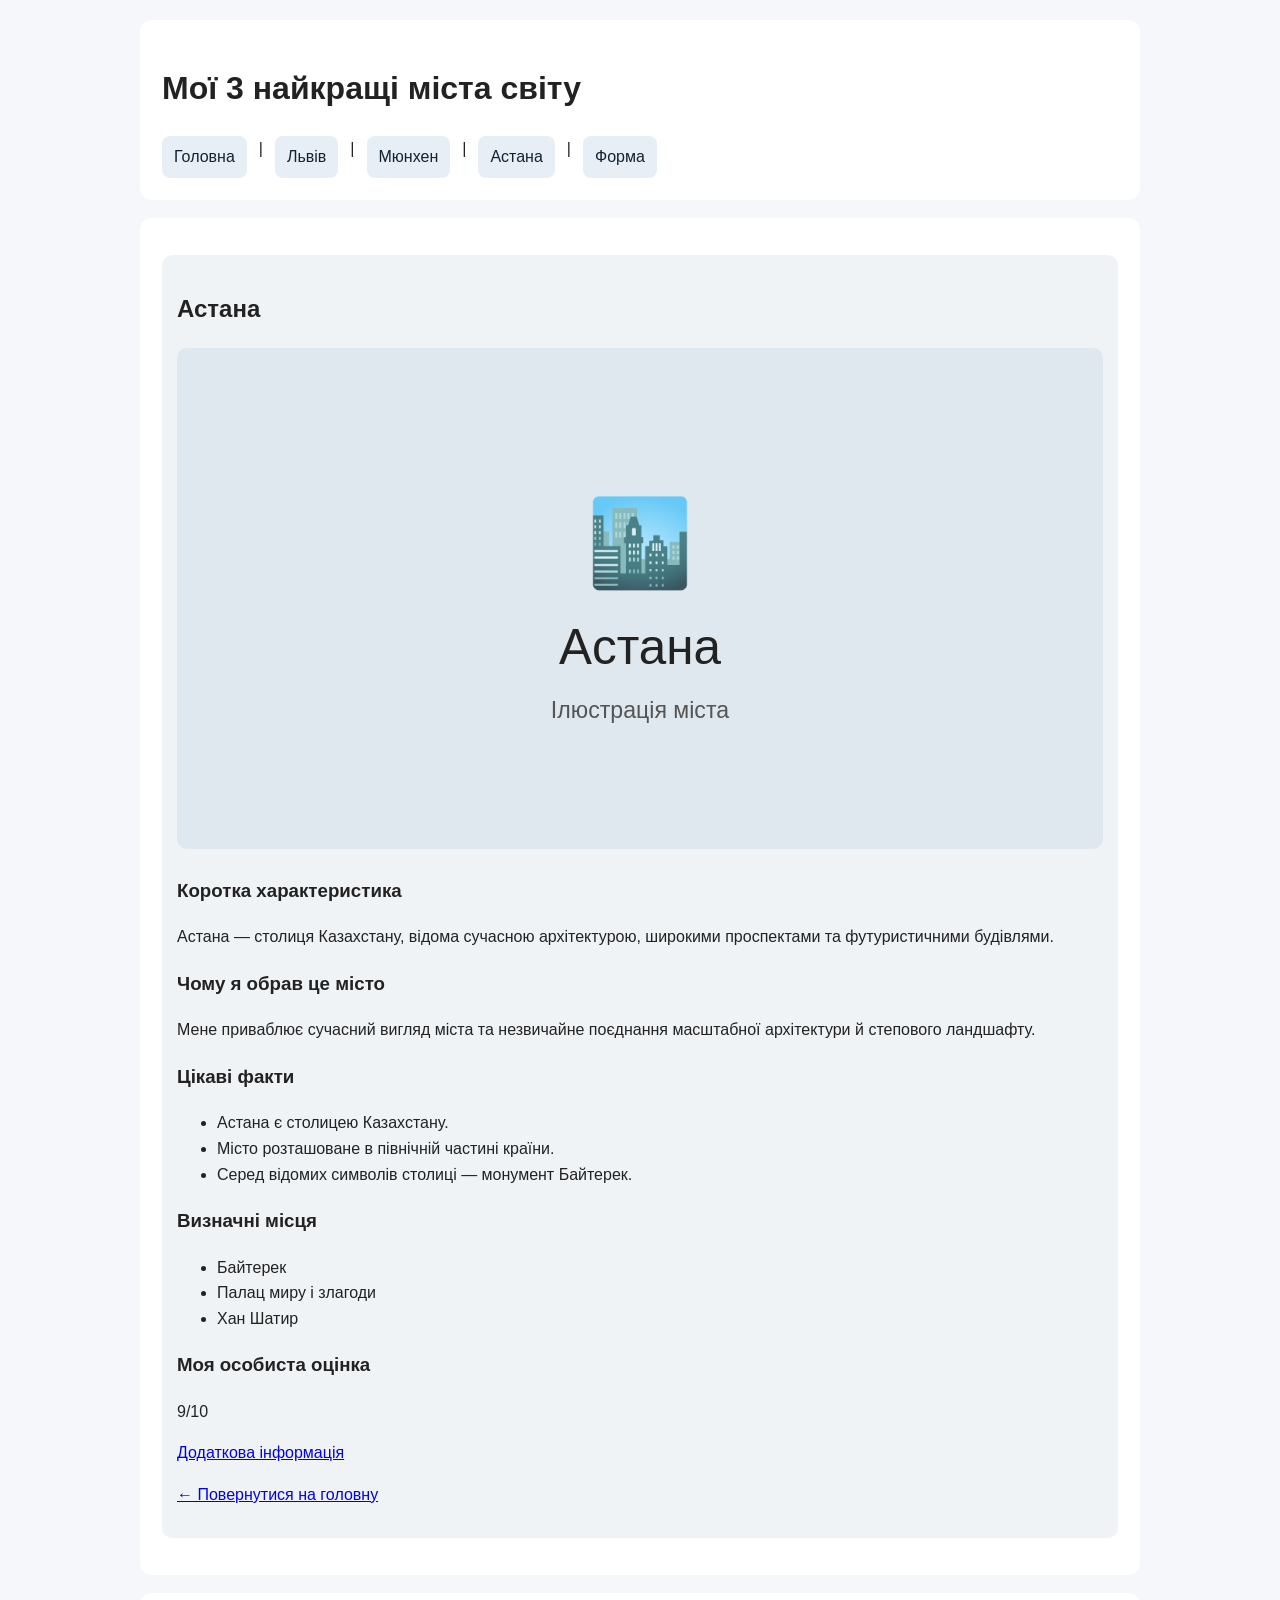
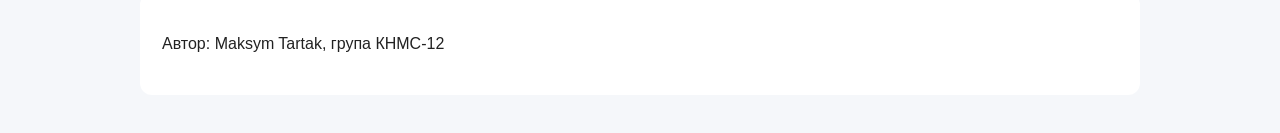
<file: lab1/city-astana.html>
<!DOCTYPE html>
<html lang="uk"><head><meta charset="UTF-8"><meta name="viewport" content="width=device-width, initial-scale=1.0"><title>Астана</title><style>body{font-family:Arial,sans-serif;max-width:1000px;margin:auto;padding:20px;line-height:1.6;background:#f5f7fa;color:#222}header,main,footer{background:white;padding:22px;margin-bottom:18px;border-radius:12px}nav{display:flex;gap:12px;flex-wrap:wrap;margin-top:12px}nav a{padding:8px 12px;background:#e8eef5;border-radius:8px;text-decoration:none;color:#123}img{max-width:100%;border-radius:10px}article{margin:15px 0;padding:15px;background:#f0f3f6;border-radius:10px}label{display:block;margin-top:12px}input,select,textarea,button{width:100%;max-width:600px;padding:10px;margin-top:5px;box-sizing:border-box}button{cursor:pointer}</style></head><body><header><h1>Мої 3 найкращі міста світу</h1><nav>
    <a href="index.html">Головна</a> |
    <a href="city-lviv.html">Львів</a> |
    <a href="city-munich.html">Мюнхен</a> |
    <a href="city-astana.html">Астана</a> |
    <a href="form.html">Форма</a>
</nav></header><main><article><h2>Астана</h2><img src="images/astana.svg" alt="Ілюстрація міста Астана"><h3>Коротка характеристика</h3><p>Астана — столиця Казахстану, відома сучасною архітектурою, широкими проспектами та футуристичними будівлями.</p><h3>Чому я обрав це місто</h3><p>Мене приваблює сучасний вигляд міста та незвичайне поєднання масштабної архітектури й степового ландшафту.</p><h3>Цікаві факти</h3><ul><li>Астана є столицею Казахстану.</li><li>Місто розташоване в північній частині країни.</li><li>Серед відомих символів столиці — монумент Байтерек.</li></ul><h3>Визначні місця</h3><ul><li>Байтерек</li><li>Палац миру і злагоди</li><li>Хан Шатир</li></ul><h3>Моя особиста оцінка</h3><p>9/10</p><p><a href="https://uk.wikipedia.org/wiki/%D0%90%D1%81%D1%82%D0%B0%D0%BD%D0%B0" target="_blank" rel="noopener">Додаткова інформація</a></p><p><a href="index.html">← Повернутися на головну</a></p></article></main><footer><p>Автор: Maksym Tartak, група КНМС-12</p></footer></body></html>
</file>
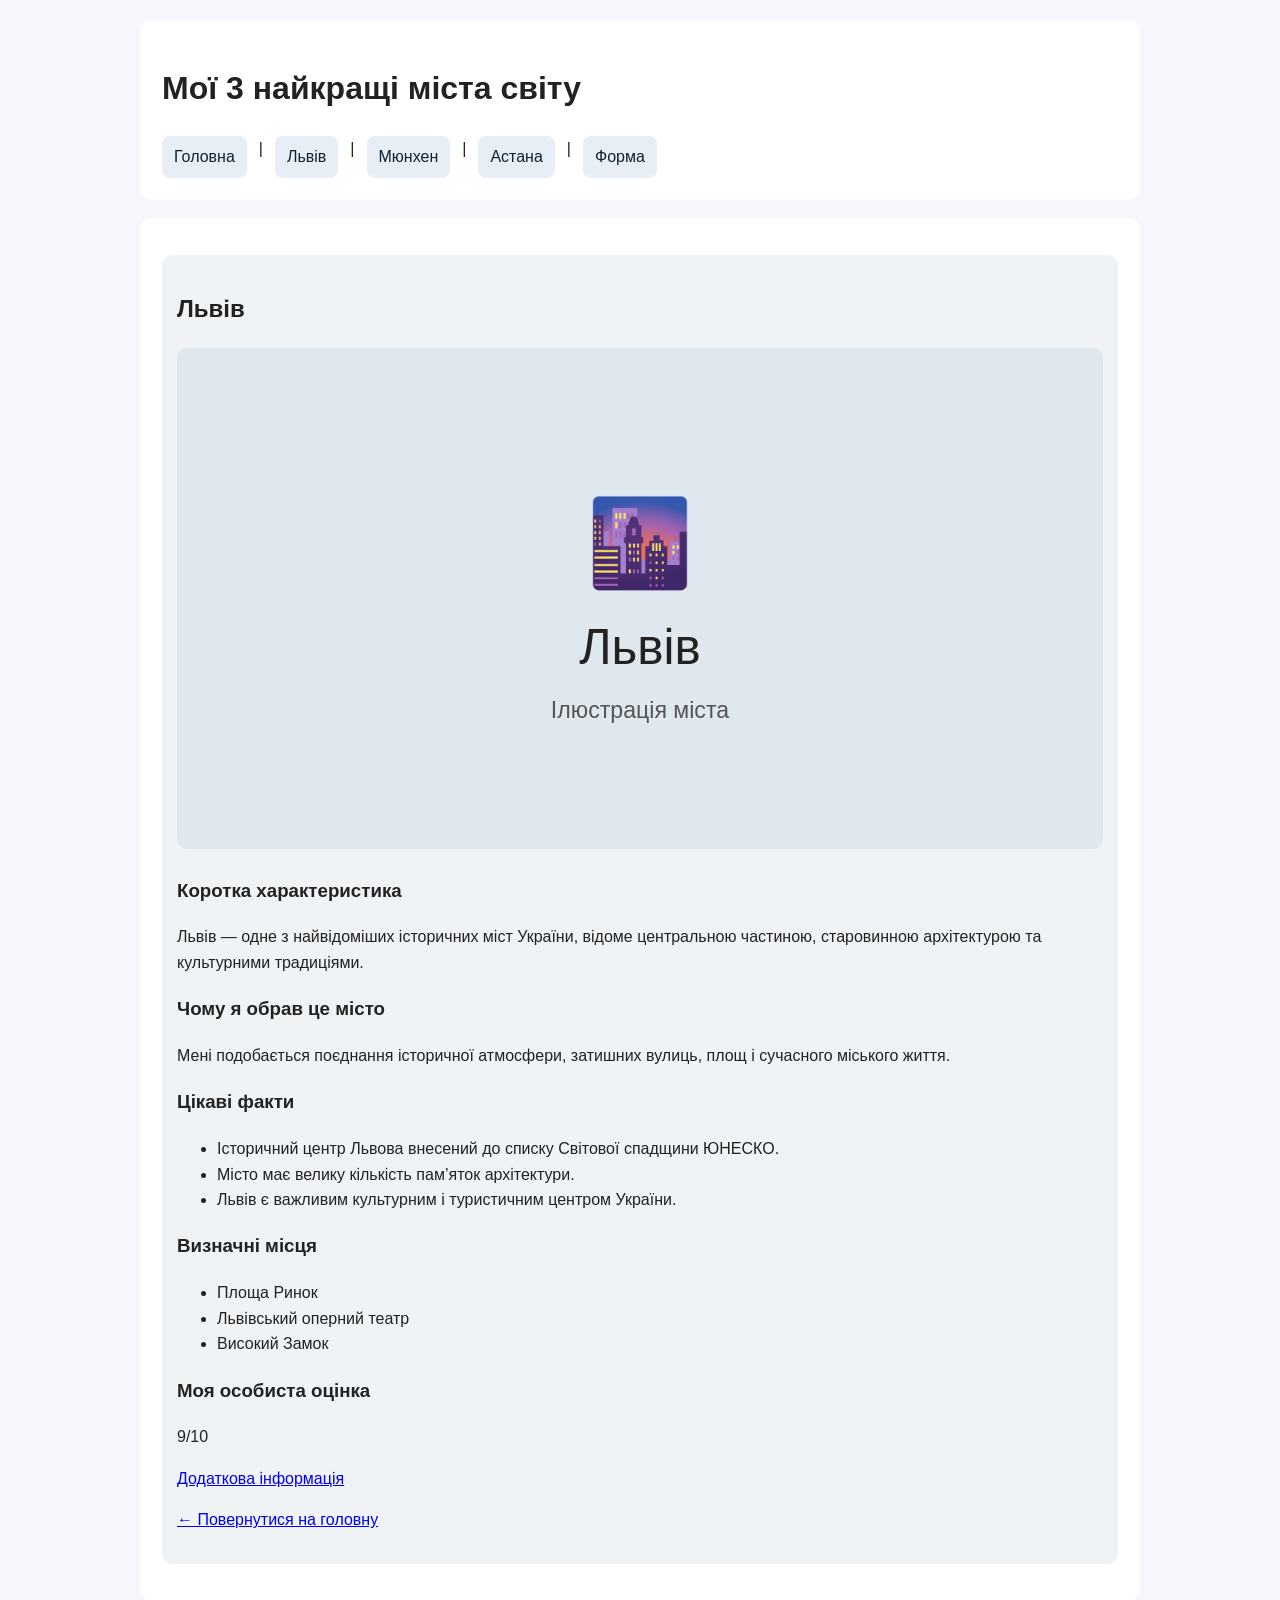
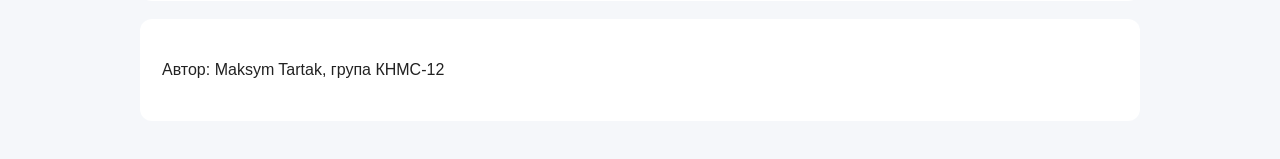
<file: lab1/city-lviv.html>
<!DOCTYPE html>
<html lang="uk"><head><meta charset="UTF-8"><meta name="viewport" content="width=device-width, initial-scale=1.0"><title>Львів</title><style>body{font-family:Arial,sans-serif;max-width:1000px;margin:auto;padding:20px;line-height:1.6;background:#f5f7fa;color:#222}header,main,footer{background:white;padding:22px;margin-bottom:18px;border-radius:12px}nav{display:flex;gap:12px;flex-wrap:wrap;margin-top:12px}nav a{padding:8px 12px;background:#e8eef5;border-radius:8px;text-decoration:none;color:#123}img{max-width:100%;border-radius:10px}article{margin:15px 0;padding:15px;background:#f0f3f6;border-radius:10px}label{display:block;margin-top:12px}input,select,textarea,button{width:100%;max-width:600px;padding:10px;margin-top:5px;box-sizing:border-box}button{cursor:pointer}</style></head><body><header><h1>Мої 3 найкращі міста світу</h1><nav>
    <a href="index.html">Головна</a> |
    <a href="city-lviv.html">Львів</a> |
    <a href="city-munich.html">Мюнхен</a> |
    <a href="city-astana.html">Астана</a> |
    <a href="form.html">Форма</a>
</nav></header><main><article><h2>Львів</h2><img src="images/lviv.svg" alt="Ілюстрація міста Львів"><h3>Коротка характеристика</h3><p>Львів — одне з найвідоміших історичних міст України, відоме центральною частиною, старовинною архітектурою та культурними традиціями.</p><h3>Чому я обрав це місто</h3><p>Мені подобається поєднання історичної атмосфери, затишних вулиць, площ і сучасного міського життя.</p><h3>Цікаві факти</h3><ul><li>Історичний центр Львова внесений до списку Світової спадщини ЮНЕСКО.</li><li>Місто має велику кількість пам’яток архітектури.</li><li>Львів є важливим культурним і туристичним центром України.</li></ul><h3>Визначні місця</h3><ul><li>Площа Ринок</li><li>Львівський оперний театр</li><li>Високий Замок</li></ul><h3>Моя особиста оцінка</h3><p>9/10</p><p><a href="https://uk.wikipedia.org/wiki/%D0%9B%D1%8C%D0%B2%D1%96%D0%B2" target="_blank" rel="noopener">Додаткова інформація</a></p><p><a href="index.html">← Повернутися на головну</a></p></article></main><footer><p>Автор: Maksym Tartak, група КНМС-12</p></footer></body></html>
</file>
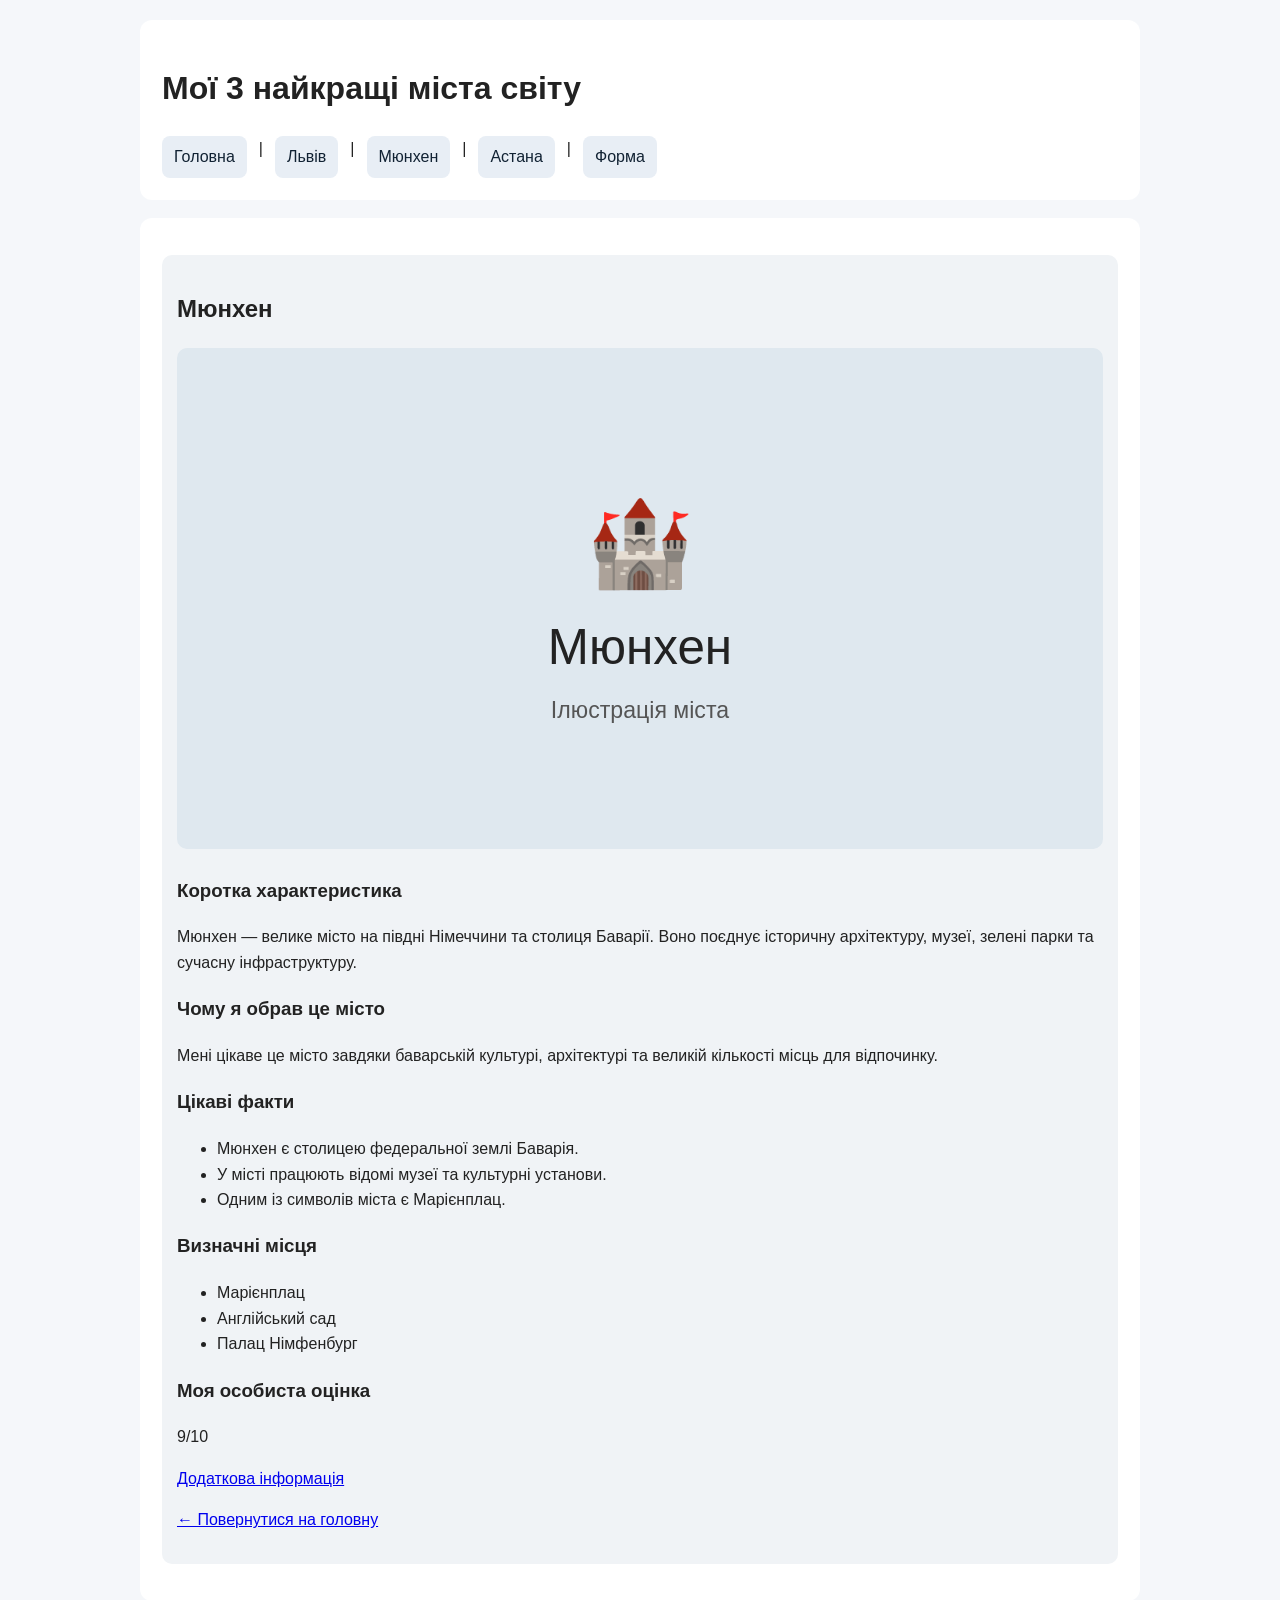
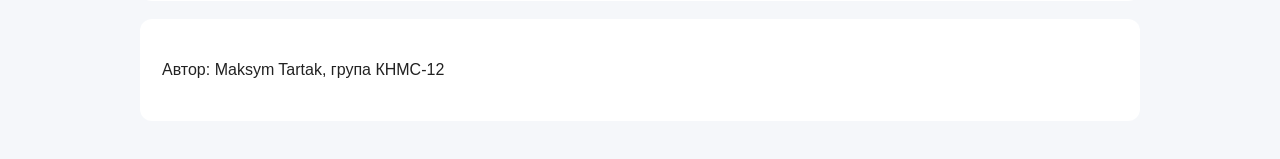
<file: lab1/city-munich.html>
<!DOCTYPE html>
<html lang="uk"><head><meta charset="UTF-8"><meta name="viewport" content="width=device-width, initial-scale=1.0"><title>Мюнхен</title><style>body{font-family:Arial,sans-serif;max-width:1000px;margin:auto;padding:20px;line-height:1.6;background:#f5f7fa;color:#222}header,main,footer{background:white;padding:22px;margin-bottom:18px;border-radius:12px}nav{display:flex;gap:12px;flex-wrap:wrap;margin-top:12px}nav a{padding:8px 12px;background:#e8eef5;border-radius:8px;text-decoration:none;color:#123}img{max-width:100%;border-radius:10px}article{margin:15px 0;padding:15px;background:#f0f3f6;border-radius:10px}label{display:block;margin-top:12px}input,select,textarea,button{width:100%;max-width:600px;padding:10px;margin-top:5px;box-sizing:border-box}button{cursor:pointer}</style></head><body><header><h1>Мої 3 найкращі міста світу</h1><nav>
    <a href="index.html">Головна</a> |
    <a href="city-lviv.html">Львів</a> |
    <a href="city-munich.html">Мюнхен</a> |
    <a href="city-astana.html">Астана</a> |
    <a href="form.html">Форма</a>
</nav></header><main><article><h2>Мюнхен</h2><img src="images/munich.svg" alt="Ілюстрація міста Мюнхен"><h3>Коротка характеристика</h3><p>Мюнхен — велике місто на півдні Німеччини та столиця Баварії. Воно поєднує історичну архітектуру, музеї, зелені парки та сучасну інфраструктуру.</p><h3>Чому я обрав це місто</h3><p>Мені цікаве це місто завдяки баварській культурі, архітектурі та великій кількості місць для відпочинку.</p><h3>Цікаві факти</h3><ul><li>Мюнхен є столицею федеральної землі Баварія.</li><li>У місті працюють відомі музеї та культурні установи.</li><li>Одним із символів міста є Марієнплац.</li></ul><h3>Визначні місця</h3><ul><li>Марієнплац</li><li>Англійський сад</li><li>Палац Німфенбург</li></ul><h3>Моя особиста оцінка</h3><p>9/10</p><p><a href="https://uk.wikipedia.org/wiki/%D0%9C%D1%8E%D0%BD%D1%85%D0%B5%D0%BD" target="_blank" rel="noopener">Додаткова інформація</a></p><p><a href="index.html">← Повернутися на головну</a></p></article></main><footer><p>Автор: Maksym Tartak, група КНМС-12</p></footer></body></html>
</file>
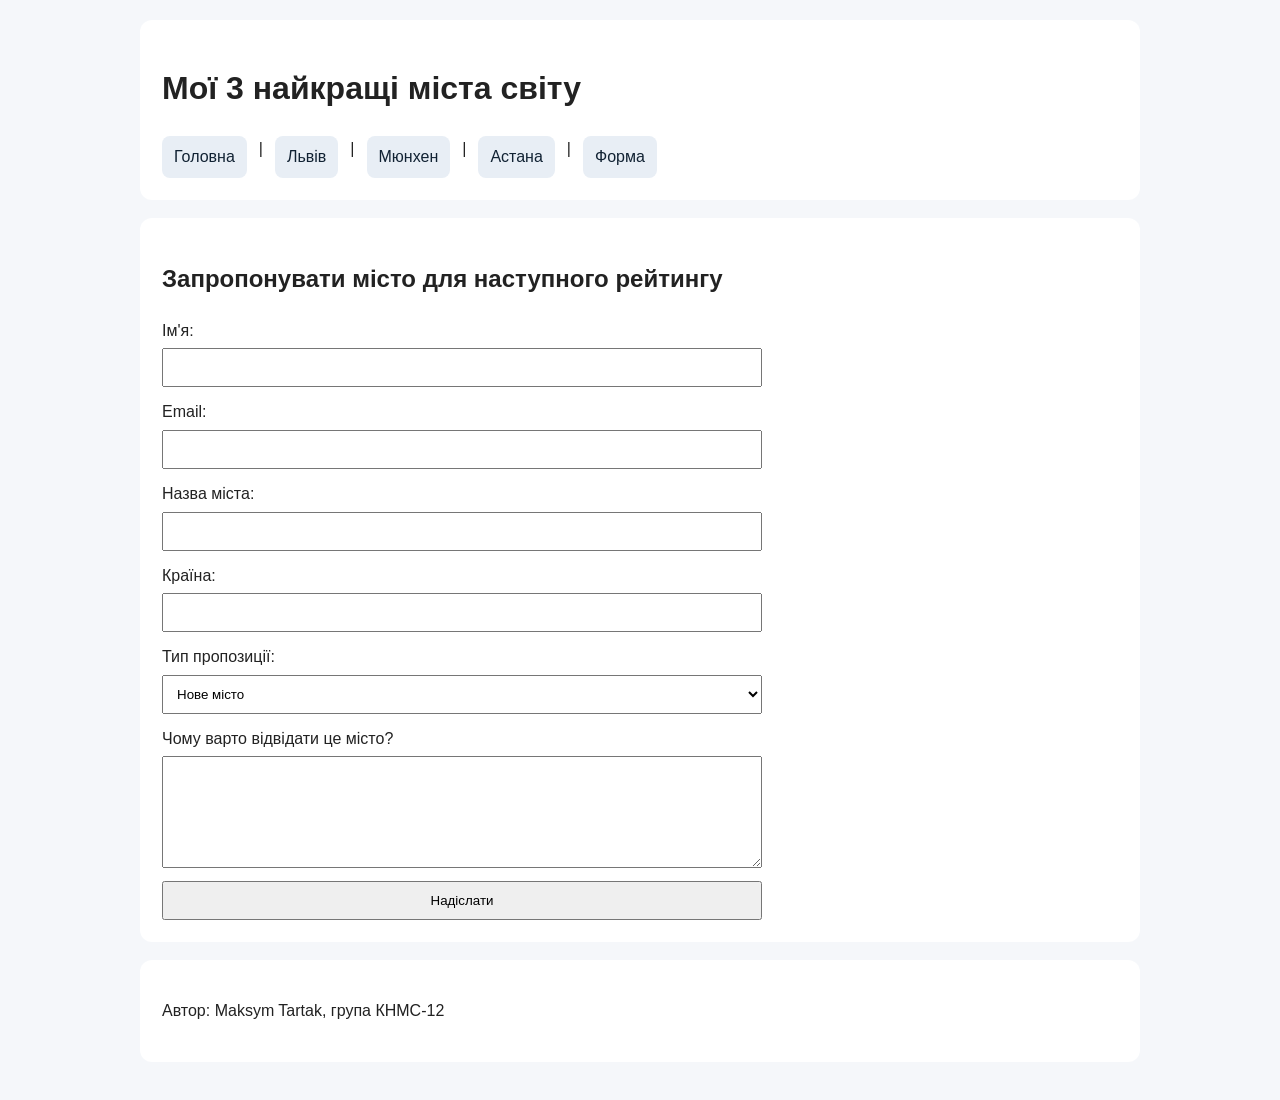
<file: lab1/form.html>
<!DOCTYPE html>
<html lang="uk"><head><meta charset="UTF-8"><meta name="viewport" content="width=device-width, initial-scale=1.0"><title>Запропонувати місто</title><style>body{font-family:Arial,sans-serif;max-width:1000px;margin:auto;padding:20px;line-height:1.6;background:#f5f7fa;color:#222}header,main,footer{background:white;padding:22px;margin-bottom:18px;border-radius:12px}nav{display:flex;gap:12px;flex-wrap:wrap;margin-top:12px}nav a{padding:8px 12px;background:#e8eef5;border-radius:8px;text-decoration:none;color:#123}img{max-width:100%;border-radius:10px}article{margin:15px 0;padding:15px;background:#f0f3f6;border-radius:10px}label{display:block;margin-top:12px}input,select,textarea,button{width:100%;max-width:600px;padding:10px;margin-top:5px;box-sizing:border-box}button{cursor:pointer}</style></head><body><header><h1>Мої 3 найкращі міста світу</h1><nav>
    <a href="index.html">Головна</a> |
    <a href="city-lviv.html">Львів</a> |
    <a href="city-munich.html">Мюнхен</a> |
    <a href="city-astana.html">Астана</a> |
    <a href="form.html">Форма</a>
</nav></header><main><section><h2>Запропонувати місто для наступного рейтингу</h2><form><label for="name">Ім'я:</label><input type="text" id="name" name="name" required><label for="email">Email:</label><input type="email" id="email" name="email" required><label for="city">Назва міста:</label><input type="text" id="city" name="city" required><label for="country">Країна:</label><input type="text" id="country" name="country"><label for="type">Тип пропозиції:</label><select id="type" name="type"><option value="city">Нове місто</option><option value="place">Цікаве місце</option><option value="other">Інше</option></select><label for="reason">Чому варто відвідати це місто?</label><textarea id="reason" name="reason" rows="6" required></textarea><button type="submit">Надіслати</button></form></section></main><footer><p>Автор: Maksym Tartak, група КНМС-12</p></footer></body></html>
</file>
<file: lab2/css/style.css>
/* =========================================================
   Лабораторна робота №2
   Зовнішня таблиця стилів: selectors, cascade, box model,
   display, position, transform, transitions.
   ========================================================= */

/* Universal selector */
* {
    box-sizing: border-box;
    margin: 0;
    padding: 0;
}

html {
    scroll-behavior: smooth;
}

body {
    font-family: Inter, Arial, Helvetica, sans-serif;
    color: #152238;
    background: #f7fafc;
    line-height: 1.55;
}

/* Element + grouped selectors */
h1, h2, h3, p {
    margin-bottom: 12px;
}

h2 {
    font-size: 32px;
    line-height: 1.15;
    letter-spacing: -0.8px;
}

a {
    color: inherit;
    text-decoration: none;
}

.container {
    width: 1120px;
    max-width: calc(100% - 40px);
    margin: 0 auto;
}

/* ---------- Header ---------- */
.site-header {
    height: 76px;
    background: rgba(255,255,255,.96);
    border-bottom: 1px solid #e5edf3;
    position: relative;
    z-index: 10;
}

.header-inner {
    height: 100%;
    display: flex;
    align-items: center;
    justify-content: space-between;
}

.brand {
    display: inline-flex;
    align-items: center;
    gap: 11px;
}

.brand strong {
    display: block;
    font-size: 18px;
    letter-spacing: -0.3px;
}

.brand small {
    display: block;
    color: #748398;
    font-size: 11px;
}

.brand-mark {
    width: 38px;
    height: 32px;
    display: inline-flex;
    align-items: center;
    justify-content: center;
    gap: 3px;
    transform: rotate(-4deg);
}

.brand-mark span {
    display: inline-block;
    width: 5px;
    border-radius: 5px;
    background: #10a978;
}

.brand-mark span:nth-child(1) { height: 12px; }
.brand-mark span:nth-child(2) { height: 22px; }
.brand-mark span:nth-child(3) { height: 30px; }
.brand-mark span:nth-child(4) { height: 19px; }
.brand-mark span:nth-child(5) { height: 10px; }

.main-nav a {
    display: inline-block;
    padding: 9px 13px;
    color: #657389;
    font-size: 13px;
    border-radius: 8px;
    transition: color .2s ease, background .2s ease, transform .2s ease;
}

.main-nav a:hover,
.main-nav a.active {
    color: #087b59;
    background: #eefaf5;
    transform: translateY(-1px);
}

/* ---------- Hero ---------- */
.hero {
    min-height: 480px;
    background:
        radial-gradient(circle at 12% 15%, rgba(53, 193, 255, .18), transparent 31%),
        linear-gradient(135deg, #081b35 0%, #0c2945 48%, #103d51 100%);
    color: white;
    overflow: hidden;
}

.hero-grid {
    min-height: 480px;
    display: grid;
    grid-template-columns: 51% 49%;
    align-items: center;
}

.eyebrow {
    margin-bottom: 10px;
    color: #11b77f;
    font-size: 11px;
    font-weight: 800;
    letter-spacing: 2px;
}

.hero h1 {
    max-width: 650px;
    margin-bottom: 20px;
    font-size: 53px;
    line-height: 1.04;
    letter-spacing: -1.8px;
}

.hero h1 span {
    color: #55ddb1;
}

.hero-text {
    max-width: 570px;
    color: #c6d6e4;
    font-size: 16px;
}

.hero-actions {
    margin-top: 28px;
}

.btn {
    display: inline-block;
    border: 0;
    border-radius: 9px;
    padding: 12px 18px;
    font: inherit;
    font-size: 13px;
    font-weight: 800;
    cursor: pointer;
    transition: transform .22s ease, background .22s ease, color .22s ease, box-shadow .22s ease;
}

.btn-primary {
    color: white;
    background: #0eaa76;
    box-shadow: 0 10px 25px rgba(14, 170, 118, .2);
}

.btn-primary:hover {
    background: #07895f;
    transform: translateY(-2px);
    box-shadow: 0 14px 28px rgba(14, 170, 118, .28);
}

.btn-ghost {
    margin-left: 8px;
    color: #dceaf4;
    border: 1px solid rgba(255,255,255,.24);
    background: rgba(255,255,255,.06);
}

.btn-ghost:hover {
    background: rgba(255,255,255,.13);
    transform: translateY(-2px);
}

/* Decorative sensor illustration: position + transform */
.sensor-scene {
    height: 410px;
    position: relative;
    overflow: hidden;
}

.skyline {
    position: absolute;
    left: -5%;
    right: -5%;
    bottom: 0;
    height: 45%;
    opacity: .8;
    background:
        linear-gradient(to top, rgba(4,18,35,.95), transparent),
        repeating-linear-gradient(
            90deg,
            #173e58 0 34px,
            #0e3049 34px 57px,
            #1c4c64 57px 82px
        );
    clip-path: polygon(0 38%, 5% 38%, 5% 25%, 10% 25%, 10% 46%, 15% 46%, 15% 18%, 20% 18%, 20% 39%, 25% 39%, 25% 10%, 31% 10%, 31% 42%, 37% 42%, 37% 25%, 44% 25%, 44% 45%, 51% 45%, 51% 15%, 58% 15%, 58% 40%, 65% 40%, 65% 22%, 72% 22%, 72% 42%, 79% 42%, 79% 8%, 85% 8%, 85% 36%, 92% 36%, 92% 20%, 100% 20%, 100% 100%, 0 100%);
}

.skyline-back {
    filter: blur(1px);
    transform: scale(1.06);
    opacity: .42;
}

.skyline-front {
    height: 29%;
    opacity: .7;
    transform: translateY(8px) scale(1.03);
}

.sound-rings {
    position: absolute;
    left: 14%;
    top: 28%;
    width: 230px;
    height: 180px;
    transform: rotate(-11deg);
}

.sound-rings i {
    position: absolute;
    inset: 0;
    border: 2px solid rgba(84, 222, 177, .22);
    border-radius: 50%;
}

.sound-rings i:nth-child(2) { inset: 22px 18px; }
.sound-rings i:nth-child(3) { inset: 45px 38px; }

.sensor-device {
    position: absolute;
    right: 12%;
    bottom: 10%;
    width: 105px;
    height: 250px;
    transform: rotate(2deg);
}

.sensor-head {
    width: 70px;
    height: 78px;
    margin: 0 auto -7px;
    border-radius: 35px 35px 28px 28px;
    background: radial-gradient(circle at 35% 25%, #3b4a58, #0a111a 62%);
    box-shadow: 0 14px 35px rgba(0,0,0,.35);
}

.sensor-body {
    width: 105px;
    height: 116px;
    border: 1px solid #6e8795;
    border-radius: 10px;
    background: linear-gradient(145deg, #edf3f3, #9db0b4);
    color: #0b3a40;
    box-shadow: 0 18px 30px rgba(0,0,0,.25);
    padding: 16px;
}

.sensor-body b {
    display: block;
    font-size: 24px;
}

.sensor-body small {
    font-size: 9px;
    letter-spacing: 1px;
}

.sensor-body em {
    display: block;
    width: 8px;
    height: 8px;
    margin-top: 18px;
    border-radius: 50%;
    background: #12ba78;
    box-shadow: 0 0 14px #12ba78;
}

.sensor-leg {
    width: 10px;
    height: 65px;
    margin: 0 auto;
    background: #687d86;
}

.live-chip {
    position: absolute;
    right: 3%;
    top: 11%;
    padding: 7px 10px;
    border: 1px solid rgba(255,255,255,.15);
    border-radius: 30px;
    background: rgba(255,255,255,.07);
    backdrop-filter: blur(8px);
    color: #dce9f2;
    font-size: 9px;
    letter-spacing: 1.2px;
}

.live-chip span {
    display: inline-block;
    width: 6px;
    height: 6px;
    margin-right: 5px;
    border-radius: 50%;
    background: #54ddb1;
}

/* ---------- Sections ---------- */
.section {
    padding: 72px 0;
    background: #f7fafc;
}

.section-soft {
    background: #edf4f7;
}

.section-heading {
    display: flex;
    align-items: flex-end;
    justify-content: space-between;
    margin-bottom: 28px;
}

.section-heading h2 {
    margin-bottom: 0;
}

.section-heading.compact {
    align-items: center;
}

.date-pill {
    display: inline-block;
    padding: 7px 11px;
    border: 1px solid #dbe8ee;
    border-radius: 20px;
    background: white;
    color: #718195;
    font-size: 11px;
}

.heading-note,
.subtext {
    color: #7a8999;
    font-size: 13px;
}

/* ---------- Monitoring cards ---------- */
.monitor-grid {
    display: grid;
    grid-template-columns: 2fr 1fr 1fr 1fr;
    gap: 14px;
}

.monitor-card,
.stat-card,
.service-card,
.measurement-box,
.order-form {
    border: 1px solid #dce7ed;
    background: white;
    border-radius: 12px;
}

.monitor-card,
.stat-card {
    min-height: 195px;
    padding: 21px;
    transition: transform .2s ease, border-color .2s ease, box-shadow .2s ease;
}

.monitor-card:hover,
.stat-card:hover,
.service-card:hover {
    transform: translateY(-4px);
    border-color: #b9dacc;
    box-shadow: 0 14px 30px rgba(17, 49, 69, .08);
}

.card-top {
    display: flex;
    align-items: center;
    justify-content: space-between;
    color: #7b8998;
    font-size: 11px;
}

.status-dot {
    display: inline-block;
    padding: 4px 8px;
    border-radius: 20px;
    color: #087a55;
    background: #e7f8f0;
    font-size: 9px;
    font-weight: 800;
}

.monitor-main h3 {
    margin-top: 14px;
    margin-bottom: 2px;
    font-size: 19px;
}

.monitor-main p {
    color: #81909e;
    font-size: 11px;
}

.level {
    display: flex;
    align-items: baseline;
    gap: 5px;
    margin-top: 12px;
}

.level strong {
    font-size: 43px;
    line-height: 1;
}

.level span {
    color: #738292;
    font-size: 14px;
}

.meter {
    height: 7px;
    margin-top: 15px;
    overflow: hidden;
    border-radius: 20px;
    background: #eaf0f3;
}

.meter span {
    display: block;
    height: 100%;
    border-radius: inherit;
    background: linear-gradient(90deg, #11b77f, #49d7aa);
}

.meter-labels {
    display: flex;
    justify-content: space-between;
    margin-top: 5px;
    color: #98a4ae;
    font-size: 8px;
}

.stat-card {
    display: inline-block; /* required demonstration */
}

.stat-card > span {
    display: block;
    color: #778797;
    font-size: 11px;
}

.stat-card strong {
    display: block;
    margin-top: 25px;
    font-size: 30px;
}

.stat-card small {
    color: #8997a5;
    font-size: 10px;
}

.accent-card {
    background: #0d2c43;
    border-color: #0d2c43;
    color: white;
}

.accent-card > span,
.accent-card small {
    color: #a7bfcc;
}

/* ---------- Services ---------- */
.service-list {
    margin-top: 30px;
    font-size: 0; /* removes inline-block whitespace */
}

.service-card {
    display: inline-block;
    vertical-align: top;
    width: calc(25% - 12px);
    min-height: 220px;
    margin-right: 14px;
    margin-bottom: 14px;
    padding: 22px;
    font-size: 14px;
    transition: transform .2s ease, border-color .2s ease, box-shadow .2s ease;
}

.service-card:nth-child(4n) {
    margin-right: 0;
}

.service-card.featured {
    background: #0d2c43;
    border-color: #0d2c43;
    color: white;
}

.service-number {
    display: block;
    margin-bottom: 30px;
    color: #11b77f;
    font-size: 12px;
    font-weight: 800;
}

.service-card h3 {
    font-size: 17px;
}

.service-card p {
    min-height: 72px;
    color: #78899a;
    font-size: 12px;
}

.service-card.featured p {
    color: #b5c9d5;
}

.service-card a {
    display: inline-block;
    color: #078b62;
    font-size: 11px;
    font-weight: 800;
}

.service-card.featured a {
    color: #61dfb5;
}

/* ---------- Measurements ---------- */
.measurements-layout {
    display: grid;
    grid-template-columns: 30% 70%;
    align-items: center;
    gap: 30px;
}

.measurement-box {
    width: 100%;
    padding: 0;
    overflow: hidden;
    box-sizing: border-box; /* explicit Box Model requirement */
}

.table-wrap {
    width: 100%;
}

table {
    width: 100%;
    height: 210px;
    border-collapse: collapse;
    text-align: left;
    font-size: 12px;
}

th {
    height: 44px;
    padding: 0 16px;
    background: #edf3f6;
    color: #607285;
    font-size: 10px;
    text-transform: uppercase;
    letter-spacing: .6px;
}

td {
    padding: 11px 16px;
    border-top: 1px solid #e6edf1;
    color: #44566a;
}

.db-high {
    color: #d95c4f;
    font-weight: 800;
}

.table-status {
    display: inline-block;
    padding: 3px 7px;
    border-radius: 20px;
    font-size: 9px;
    font-weight: 800;
}

.table-status.ok {
    color: #087a55;
    background: #e8f8f1;
}

.table-status.warning {
    color: #b84e42;
    background: #fff0ed;
}

/* Warning uses position: relative + absolute status/time */
.warning {
    width: 100%;
    min-height: 76px;
    margin-top: 22px;
    padding: 17px 75px 17px 58px;
    position: relative;
    border: 1px solid #f0c8c2;
    border-radius: 10px;
    background: #fff4f1;
    color: #68332e;
}

.warning-icon {
    position: absolute;
    left: 17px;
    top: 17px;
    width: 27px;
    height: 27px;
    display: inline-block;
    border-radius: 50%;
    background: #dd695b;
    color: white;
    text-align: center;
    line-height: 27px;
    font-weight: 900;
}

.warning strong {
    display: block;
    margin-bottom: 2px;
    color: #a33f34;
    font-size: 13px;
}

.warning p {
    margin: 0;
    color: #80534e;
    font-size: 11px;
}

.warning-time {
    position: absolute;
    right: 18px;
    top: 20px;
    color: #b44d42;
    font-size: 10px;
    font-weight: 800;
}

/* ---------- Order form ---------- */
.order-section {
    background: #eaf2f5;
}

.order-grid {
    display: grid;
    grid-template-columns: 38% 62%;
    gap: 45px;
    align-items: start;
}

.order-info h2 {
    max-width: 360px;
}

.order-info > p:not(.eyebrow) {
    max-width: 410px;
    color: #708192;
    font-size: 13px;
}

.contact-note {
    display: flex;
    gap: 12px;
    margin-top: 22px;
    align-items: center;
}

.contact-note > span {
    width: 32px;
    height: 32px;
    display: inline-block;
    border-radius: 50%;
    background: #d8f2e8;
    color: #087a55;
    text-align: center;
    line-height: 32px;
    font-size: 10px;
    font-weight: 800;
}

.contact-note b,
.contact-note small {
    display: block;
}

.contact-note b {
    font-size: 12px;
}

.contact-note small {
    color: #82909d;
    font-size: 10px;
}

.order-form {
    padding: 28px;
    box-shadow: 0 16px 35px rgba(20, 53, 73, .08);
}

.form-row {
    display: grid;
    grid-template-columns: 1fr 1fr;
    gap: 14px;
}

label {
    display: block;
    margin-bottom: 16px;
    color: #506276;
    font-size: 10px;
    font-weight: 800;
}

input,
select,
textarea {
    width: 100%;
    margin-top: 7px;
    padding: 11px 12px;
    border: 1px solid #d7e2e8;
    border-radius: 7px;
    outline: none;
    background: #fbfdfe;
    color: #1e3147;
    font: inherit;
    font-size: 12px;
    transition: border-color .2s ease, box-shadow .2s ease, background .2s ease;
}

/* Attribute selector */
input[type="email"] {
    background: #f8fcfd;
}

/* Attribute selector with focus */
input:focus,
select:focus,
textarea:focus {
    border-color: #19a879;
    background: white;
    box-shadow: 0 0 0 3px rgba(25,168,121,.10);
}

textarea {
    min-height: 115px;
    resize: vertical;
}

.submit-btn {
    width: auto;
}

/* =========================================================
   INTENTIONAL CASCADE / SPECIFICITY EXAMPLE
   .status is intentionally overridden by #current-status.
   Specificity: ID > class > element.
   ========================================================= */
.status {
    color: #b84e42;
}

#current-status.status {
    color: #087a55;
}

/* Hidden in normal layout but available for DevTools inspection.
   This demonstrates the requested specificity conflict without JS. */
body::after {
    content: "status specificity demo";
    display: none;
}

.site-footer {
    padding: 30px 0;
    background: #071a2d;
    color: #c3d2dc;
}

.footer-inner {
    display: flex;
    align-items: center;
    justify-content: space-between;
    gap: 25px;
}

.footer-inner strong,
.footer-inner span {
    display: block;
}

.footer-inner strong {
    color: white;
    font-size: 14px;
}

.footer-inner span,
.footer-inner small {
    color: #7e96a6;
    font-size: 10px;
}

.footer-links a {
    display: inline-block;
    margin-left: 17px;
    color: #a8bac6;
    font-size: 11px;
    transition: color .2s ease;
}

.footer-links a:hover {
    color: #54ddb1;
}

/* ---------- Responsive ---------- */
@media (max-width: 980px) {
    .hero-grid,
    .measurements-layout,
    .order-grid {
        grid-template-columns: 1fr;
    }

    .hero {
        padding-top: 55px;
    }

    .hero-grid {
        padding-bottom: 30px;
    }

    .sensor-scene {
        height: 340px;
    }

    .monitor-grid {
        grid-template-columns: 1fr 1fr;
    }

    .service-card {
        width: calc(50% - 8px);
    }

    .service-card:nth-child(4n) {
        margin-right: 14px;
    }

    .service-card:nth-child(2n) {
        margin-right: 0;
    }

    .measurements-layout {
        gap: 20px;
    }
}

@media (max-width: 680px) {
    .site-header {
        height: auto;
        padding: 15px 0;
    }

    .header-inner,
    .section-heading,
    .footer-inner {
        flex-direction: column;
        align-items: flex-start;
    }

    .main-nav {
        margin-top: 10px;
    }

    .main-nav a {
        padding: 7px 8px;
    }

    .hero h1 {
        font-size: 38px;
    }

    .monitor-grid {
        grid-template-columns: 1fr;
    }

    .service-card {
        width: 100%;
        margin-right: 0 !important;
    }

    .form-row {
        grid-template-columns: 1fr;
        gap: 0;
    }

    .footer-links a {
        margin-left: 0;
        margin-right: 15px;
    }

    table {
        min-width: 620px;
    }

    .measurement-box {
        overflow-x: auto;
    }
}
</file>
<file: lab3/css/main.css>
* {
    box-sizing: border-box;
    margin: 0;
    padding: 0;
}

html {
    scroll-behavior: smooth;
}

body {
    font-family: Inter, Arial, Helvetica, sans-serif;
    color: #152238;
    background: #f7fafc;
    line-height: 1.55;
}

h1, h2, h3, p {
    margin-bottom: 12px;
}

h2 {
    font-size: 32px;
    line-height: 1.15;
    letter-spacing: -0.8px;
}

a {
    color: inherit;
    text-decoration: none;
}

.container {
    width: 1120px;
    max-width: calc(100% - 40px);
    margin: 0 auto;
}

.site-header {
    height: 76px;
    background: rgba(255,255,255,.96);
    border-bottom: 1px solid #e5edf3;
    position: relative;
    z-index: 10;
}

.header-inner {
    height: 100%;
    display: flex;
    align-items: center;
    justify-content: space-between;
}

.brand {
    display: inline-flex;
    align-items: center;
    gap: 11px;
}

.brand strong {
    display: block;
    font-size: 18px;
    letter-spacing: -0.3px;
}

.brand small {
    display: block;
    color: #748398;
    font-size: 11px;
}

.brand-mark {
    width: 38px;
    height: 32px;
    display: inline-flex;
    align-items: center;
    justify-content: center;
    gap: 3px;
    transform: rotate(-4deg);
}

.brand-mark span {
    display: inline-block;
    width: 5px;
    border-radius: 5px;
    background: #10a978;
}

.brand-mark span:nth-child(1) { height: 12px; }
.brand-mark span:nth-child(2) { height: 22px; }
.brand-mark span:nth-child(3) { height: 30px; }
.brand-mark span:nth-child(4) { height: 19px; }
.brand-mark span:nth-child(5) { height: 10px; }

.main-nav a {
    display: inline-block;
    padding: 9px 13px;
    color: #657389;
    font-size: 13px;
    border-radius: 8px;
    transition: color .2s ease, background .2s ease, transform .2s ease;
}

.main-nav a:hover,
.main-nav a.active {
    color: #087b59;
    background: #eefaf5;
    transform: translateY(-1px);
}

.hero {
    min-height: 480px;
    background:
        radial-gradient(circle at 12% 15%, rgba(53, 193, 255, .18), transparent 31%),
        linear-gradient(135deg, #081b35 0%, #0c2945 48%, #103d51 100%);
    color: white;
    overflow: hidden;
}

.hero-grid {
    min-height: 480px;
    display: grid;
    grid-template-columns: 51% 49%;
    align-items: center;
}

.eyebrow {
    margin-bottom: 10px;
    color: #11b77f;
    font-size: 11px;
    font-weight: 800;
    letter-spacing: 2px;
}

.hero h1 {
    max-width: 650px;
    margin-bottom: 20px;
    font-size: 53px;
    line-height: 1.04;
    letter-spacing: -1.8px;
}

.hero h1 span {
    color: #55ddb1;
}

.hero-text {
    max-width: 570px;
    color: #c6d6e4;
    font-size: 16px;
}

.hero-actions {
    margin-top: 28px;
}

.btn {
    display: inline-block;
    border: 0;
    border-radius: 9px;
    padding: 12px 18px;
    font: inherit;
    font-size: 13px;
    font-weight: 800;
    cursor: pointer;
    transition: transform .22s ease, background .22s ease, color .22s ease, box-shadow .22s ease;
}

.btn-primary {
    color: white;
    background: #0eaa76;
    box-shadow: 0 10px 25px rgba(14, 170, 118, .2);
}

.btn-primary:hover {
    background: #07895f;
    transform: translateY(-2px);
    box-shadow: 0 14px 28px rgba(14, 170, 118, .28);
}

.btn-ghost {
    margin-left: 8px;
    color: #dceaf4;
    border: 1px solid rgba(255,255,255,.24);
    background: rgba(255,255,255,.06);
}

.btn-ghost:hover {
    background: rgba(255,255,255,.13);
    transform: translateY(-2px);
}

.sensor-scene {
    height: 410px;
    position: relative;
    overflow: hidden;
}

.skyline {
    position: absolute;
    left: -5%;
    right: -5%;
    bottom: 0;
    height: 45%;
    opacity: .8;
    background:
        linear-gradient(to top, rgba(4,18,35,.95), transparent),
        repeating-linear-gradient(
            90deg,
            #173e58 0 34px,
            #0e3049 34px 57px,
            #1c4c64 57px 82px
        );
    clip-path: polygon(0 38%, 5% 38%, 5% 25%, 10% 25%, 10% 46%, 15% 46%, 15% 18%, 20% 18%, 20% 39%, 25% 39%, 25% 10%, 31% 10%, 31% 42%, 37% 42%, 37% 25%, 44% 25%, 44% 45%, 51% 45%, 51% 15%, 58% 15%, 58% 40%, 65% 40%, 65% 22%, 72% 22%, 72% 42%, 79% 42%, 79% 8%, 85% 8%, 85% 36%, 92% 36%, 92% 20%, 100% 20%, 100% 100%, 0 100%);
}

.skyline-back {
    filter: blur(1px);
    transform: scale(1.06);
    opacity: .42;
}

.skyline-front {
    height: 29%;
    opacity: .7;
    transform: translateY(8px) scale(1.03);
}

.sound-rings {
    position: absolute;
    left: 14%;
    top: 28%;
    width: 230px;
    height: 180px;
    transform: rotate(-11deg);
}

.sound-rings i {
    position: absolute;
    inset: 0;
    border: 2px solid rgba(84, 222, 177, .22);
    border-radius: 50%;
}

.sound-rings i:nth-child(2) { inset: 22px 18px; }
.sound-rings i:nth-child(3) { inset: 45px 38px; }

.sensor-device {
    position: absolute;
    right: 12%;
    bottom: 10%;
    width: 105px;
    height: 250px;
    transform: rotate(2deg);
}

.sensor-head {
    width: 70px;
    height: 78px;
    margin: 0 auto -7px;
    border-radius: 35px 35px 28px 28px;
    background: radial-gradient(circle at 35% 25%, #3b4a58, #0a111a 62%);
    box-shadow: 0 14px 35px rgba(0,0,0,.35);
}

.sensor-body {
    width: 105px;
    height: 116px;
    border: 1px solid #6e8795;
    border-radius: 10px;
    background: linear-gradient(145deg, #edf3f3, #9db0b4);
    color: #0b3a40;
    box-shadow: 0 18px 30px rgba(0,0,0,.25);
    padding: 16px;
}

.sensor-body b {
    display: block;
    font-size: 24px;
}

.sensor-body small {
    font-size: 9px;
    letter-spacing: 1px;
}

.sensor-body em {
    display: block;
    width: 8px;
    height: 8px;
    margin-top: 18px;
    border-radius: 50%;
    background: #12ba78;
    box-shadow: 0 0 14px #12ba78;
}

.sensor-leg {
    width: 10px;
    height: 65px;
    margin: 0 auto;
    background: #687d86;
}

.live-chip {
    position: absolute;
    right: 3%;
    top: 11%;
    padding: 7px 10px;
    border: 1px solid rgba(255,255,255,.15);
    border-radius: 30px;
    background: rgba(255,255,255,.07);
    backdrop-filter: blur(8px);
    color: #dce9f2;
    font-size: 9px;
    letter-spacing: 1.2px;
}

.live-chip span {
    display: inline-block;
    width: 6px;
    height: 6px;
    margin-right: 5px;
    border-radius: 50%;
    background: #54ddb1;
}

.section {
    padding: 72px 0;
    background: #f7fafc;
}

.section-soft {
    background: #edf4f7;
}

.section-heading {
    display: flex;
    align-items: flex-end;
    justify-content: space-between;
    margin-bottom: 28px;
}

.section-heading h2 {
    margin-bottom: 0;
}

.section-heading.compact {
    align-items: center;
}

.date-pill {
    display: inline-block;
    padding: 7px 11px;
    border: 1px solid #dbe8ee;
    border-radius: 20px;
    background: white;
    color: #718195;
    font-size: 11px;
}

.heading-note,
.subtext {
    color: #7a8999;
    font-size: 13px;
}

.monitor-grid {
    display: grid;
    grid-template-columns: 2fr 1fr 1fr 1fr;
    gap: 14px;
}

.monitor-card,
.stat-card,
.service-card,
.measurement-box,
.order-form {
    border: 1px solid #dce7ed;
    background: white;
    border-radius: 12px;
}

.monitor-card,
.stat-card {
    min-height: 195px;
    padding: 21px;
    transition: transform .2s ease, border-color .2s ease, box-shadow .2s ease;
}

.monitor-card:hover,
.stat-card:hover,
.service-card:hover {
    transform: translateY(-4px);
    border-color: #b9dacc;
    box-shadow: 0 14px 30px rgba(17, 49, 69, .08);
}

.card-top {
    display: flex;
    align-items: center;
    justify-content: space-between;
    color: #7b8998;
    font-size: 11px;
}

.status-dot {
    display: inline-block;
    padding: 4px 8px;
    border-radius: 20px;
    color: #087a55;
    background: #e7f8f0;
    font-size: 9px;
    font-weight: 800;
}

.monitor-main h3 {
    margin-top: 14px;
    margin-bottom: 2px;
    font-size: 19px;
}

.monitor-main p {
    color: #81909e;
    font-size: 11px;
}

.level {
    display: flex;
    align-items: baseline;
    gap: 5px;
    margin-top: 12px;
}

.level strong {
    font-size: 43px;
    line-height: 1;
}

.level span {
    color: #738292;
    font-size: 14px;
}

.meter {
    height: 7px;
    margin-top: 15px;
    overflow: hidden;
    border-radius: 20px;
    background: #eaf0f3;
}

.meter span {
    display: block;
    height: 100%;
    border-radius: inherit;
    background: linear-gradient(90deg, #11b77f, #49d7aa);
}

.meter-labels {
    display: flex;
    justify-content: space-between;
    margin-top: 5px;
    color: #98a4ae;
    font-size: 8px;
}

.stat-card {
    display: inline-block; 
}

.stat-card > span {
    display: block;
    color: #778797;
    font-size: 11px;
}

.stat-card strong {
    display: block;
    margin-top: 25px;
    font-size: 30px;
}

.stat-card small {
    color: #8997a5;
    font-size: 10px;
}

.accent-card {
    background: #0d2c43;
    border-color: #0d2c43;
    color: white;
}

.accent-card > span,
.accent-card small {
    color: #a7bfcc;
}

.service-list {
    margin-top: 30px;
    font-size: 0;
}

.service-card {
    display: inline-block;
    vertical-align: top;
    width: calc(25% - 12px);
    min-height: 220px;
    margin-right: 14px;
    margin-bottom: 14px;
    padding: 22px;
    font-size: 14px;
    transition: transform .2s ease, border-color .2s ease, box-shadow .2s ease;
}

.service-card:nth-child(4n) {
    margin-right: 0;
}

.service-card.featured {
    background: #0d2c43;
    border-color: #0d2c43;
    color: white;
}

.service-number {
    display: block;
    margin-bottom: 30px;
    color: #11b77f;
    font-size: 12px;
    font-weight: 800;
}

.service-card h3 {
    font-size: 17px;
}

.service-card p {
    min-height: 72px;
    color: #78899a;
    font-size: 12px;
}

.service-card.featured p {
    color: #b5c9d5;
}

.service-card a {
    display: inline-block;
    color: #078b62;
    font-size: 11px;
    font-weight: 800;
}

.service-card.featured a {
    color: #61dfb5;
}

.measurements-layout {
    display: grid;
    grid-template-columns: 30% 70%;
    align-items: center;
    gap: 30px;
}

.measurement-box {
    width: 100%;
    padding: 0;
    overflow: hidden;
    box-sizing: border-box; 
}

.table-wrap {
    width: 100%;
}

table {
    width: 100%;
    height: 210px;
    border-collapse: collapse;
    text-align: left;
    font-size: 12px;
}

th {
    height: 44px;
    padding: 0 16px;
    background: #edf3f6;
    color: #607285;
    font-size: 10px;
    text-transform: uppercase;
    letter-spacing: .6px;
}

td {
    padding: 11px 16px;
    border-top: 1px solid #e6edf1;
    color: #44566a;
}

.db-high {
    color: #d95c4f;
    font-weight: 800;
}

.table-status {
    display: inline-block;
    padding: 3px 7px;
    border-radius: 20px;
    font-size: 9px;
    font-weight: 800;
}

.table-status.ok {
    color: #087a55;
    background: #e8f8f1;
}

.table-status.warning {
    color: #b84e42;
    background: #fff0ed;
}

.warning {
    width: 100%;
    min-height: 76px;
    margin-top: 22px;
    padding: 17px 75px 17px 58px;
    position: relative;
    border: 1px solid #f0c8c2;
    border-radius: 10px;
    background: #fff4f1;
    color: #68332e;
}

.warning-icon {
    position: absolute;
    left: 17px;
    top: 17px;
    width: 27px;
    height: 27px;
    display: inline-block;
    border-radius: 50%;
    background: #dd695b;
    color: white;
    text-align: center;
    line-height: 27px;
    font-weight: 900;
}

.warning strong {
    display: block;
    margin-bottom: 2px;
    color: #a33f34;
    font-size: 13px;
}

.warning p {
    margin: 0;
    color: #80534e;
    font-size: 11px;
}

.warning-time {
    position: absolute;
    right: 18px;
    top: 20px;
    color: #b44d42;
    font-size: 10px;
    font-weight: 800;
}

.order-section {
    background: #eaf2f5;
}

.order-grid {
    display: grid;
    grid-template-columns: 38% 62%;
    gap: 45px;
    align-items: start;
}

.order-info h2 {
    max-width: 360px;
}

.order-info > p:not(.eyebrow) {
    max-width: 410px;
    color: #708192;
    font-size: 13px;
}

.contact-note {
    display: flex;
    gap: 12px;
    margin-top: 22px;
    align-items: center;
}

.contact-note > span {
    width: 32px;
    height: 32px;
    display: inline-block;
    border-radius: 50%;
    background: #d8f2e8;
    color: #087a55;
    text-align: center;
    line-height: 32px;
    font-size: 10px;
    font-weight: 800;
}

.contact-note b,
.contact-note small {
    display: block;
}

.contact-note b {
    font-size: 12px;
}

.contact-note small {
    color: #82909d;
    font-size: 10px;
}

.order-form {
    padding: 28px;
    box-shadow: 0 16px 35px rgba(20, 53, 73, .08);
}

.form-row {
    display: grid;
    grid-template-columns: 1fr 1fr;
    gap: 14px;
}

label {
    display: block;
    margin-bottom: 16px;
    color: #506276;
    font-size: 10px;
    font-weight: 800;
}

input,
select,
textarea {
    width: 100%;
    margin-top: 7px;
    padding: 11px 12px;
    border: 1px solid #d7e2e8;
    border-radius: 7px;
    outline: none;
    background: #fbfdfe;
    color: #1e3147;
    font: inherit;
    font-size: 12px;
    transition: border-color .2s ease, box-shadow .2s ease, background .2s ease;
}

input[type="email"] {
    background: #f8fcfd;
}

input:focus,
select:focus,
textarea:focus {
    border-color: #19a879;
    background: white;
    box-shadow: 0 0 0 3px rgba(25,168,121,.10);
}

textarea {
    min-height: 115px;
    resize: vertical;
}

.submit-btn {
    width: auto;
}

.status {
    color: #b84e42;
}

#current-status.status {
    color: #087a55;
}


body::after {
    content: "status specificity demo";
    display: none;
}

.site-footer {
    padding: 30px 0;
    background: #071a2d;
    color: #c3d2dc;
}

.footer-inner {
    display: flex;
    align-items: center;
    justify-content: space-between;
    gap: 25px;
}

.footer-inner strong,
.footer-inner span {
    display: block;
}

.footer-inner strong {
    color: white;
    font-size: 14px;
}

.footer-inner span,
.footer-inner small {
    color: #7e96a6;
    font-size: 10px;
}

.footer-links a {
    display: inline-block;
    margin-left: 17px;
    color: #a8bac6;
    font-size: 11px;
    transition: color .2s ease;
}

.footer-links a:hover {
    color: #54ddb1;
}

@media (max-width: 980px) {
    .hero-grid,
    .measurements-layout,
    .order-grid {
        grid-template-columns: 1fr;
    }

    .hero {
        padding-top: 55px;
    }

    .hero-grid {
        padding-bottom: 30px;
    }

    .sensor-scene {
        height: 340px;
    }

    .monitor-grid {
        grid-template-columns: 1fr 1fr;
    }

    .service-card {
        width: calc(50% - 8px);
    }

    .service-card:nth-child(4n) {
        margin-right: 14px;
    }

    .service-card:nth-child(2n) {
        margin-right: 0;
    }

    .measurements-layout {
        gap: 20px;
    }
}

@media (max-width: 680px) {
    .site-header {
        height: auto;
        padding: 15px 0;
    }

    .header-inner,
    .section-heading,
    .footer-inner {
        flex-direction: column;
        align-items: flex-start;
    }

    .main-nav {
        margin-top: 10px;
    }

    .main-nav a {
        padding: 7px 8px;
    }

    .hero h1 {
        font-size: 38px;
    }

    .monitor-grid {
        grid-template-columns: 1fr;
    }

    .service-card {
        width: 100%;
        margin-right: 0 !important;
    }

    .form-row {
        grid-template-columns: 1fr;
        gap: 0;
    }

    .footer-links a {
        margin-left: 0;
        margin-right: 15px;
    }

    table {
        min-width: 620px;
    }

    .measurement-box {
        overflow-x: auto;
    }
}


.container {
    width: min(100% - 32px, 1200px);
    margin-inline: auto;
}

.hero-grid {
    grid-template-columns: 1fr;
    gap: 24px;
    padding: 40px 0;
}

.hero h1 {
    font-size: clamp(1.8rem, 6vw, 3.2rem);
}

.monitor-grid,
.service-list {
    display: grid;
    grid-template-columns: 1fr;
    gap: 16px;
}

.service-list {
    font-size: initial;
}

.service-card {
    width: auto;
    margin: 0;
}

.measurements-layout,
.order-grid {
    grid-template-columns: 1fr;
    gap: 24px;
}

.table-wrap {
    width: 100%;
    overflow-x: auto;
}

.measurement-box {
    overflow: hidden;
}

.measurement-box table {
    min-width: 640px;
}

.order-form {
    min-width: 0;
}

.order-form input,
.order-form select,
.order-form textarea {
    max-width: 100%;
}

.form-row {
    grid-template-columns: 1fr;
    gap: 0;
}

.site-header {
    height: auto;
    min-height: 76px;
    padding: 15px 0;
}

.header-inner {
    height: auto;
    min-height: 46px;
    flex-direction: column;
    align-items: flex-start;
    gap: 16px;
}

.main-nav {
    display: flex;
    flex-wrap: wrap;
    gap: 4px;
}

.hero-actions {
    display: flex;
    flex-wrap: wrap;
    gap: 8px;
}

.btn-ghost {
    margin-left: 0;
}

.sensor-scene {
    min-height: 300px;
}

.footer-inner {
    flex-direction: column;
    align-items: flex-start;
}

.footer-links {
    display: flex;
    flex-wrap: wrap;
    gap: 15px;
}

.footer-links a {
    margin-left: 0;
    margin-right: 0;
}

@media (min-width: 768px) {
    .site-header {
        height: 76px;
        padding: 0;
    }

    .header-inner {
        height: 100%;
        flex-direction: row;
        align-items: center;
        justify-content: space-between;
    }

    .hero-grid {
        grid-template-columns: 1.1fr 0.9fr;
        align-items: center;
        padding: 0;
    }

    .sensor-scene {
        min-height: 340px;
    }

    .monitor-grid {
        grid-template-columns: repeat(2, minmax(0, 1fr));
    }

    .service-list {
        grid-template-columns: repeat(2, minmax(0, 1fr));
    }

    .measurements-layout {
        grid-template-columns: 1fr 2fr;
    }

    .order-grid {
        grid-template-columns: 1fr;
    }

    .form-row {
        grid-template-columns: repeat(2, minmax(0, 1fr));
        gap: 14px;
    }

    .submit-btn {
        width: auto;
    }

    .footer-inner {
        flex-direction: row;
        align-items: center;
        justify-content: space-between;
    }
}

@media (min-width: 1024px) {
    .monitor-grid {
        grid-template-columns: repeat(5, minmax(0, 1fr));
    }

    .service-list {
        grid-template-columns: repeat(4, minmax(0, 1fr));
    }

    .order-grid {
        grid-template-columns: 2fr 3fr;
    }
}

html,
body {
    max-width: 100%;
    overflow-x: hidden;
}

img,
svg,
video,
canvas {
    max-width: 100%;
}

.warning p {
    overflow-wrap: anywhere;
}
</file>
<file: lab4/css/main.css>
/* =========================================================
   Лабораторна робота №3
   Зовнішня таблиця стилів: адаптивна верстка, Flexbox, CSS Grid та SCSS.
   ========================================================= */

/* Universal selector */
* {
    box-sizing: border-box;
    margin: 0;
    padding: 0;
}

html {
    scroll-behavior: smooth;
}

body {
    font-family: Inter, Arial, Helvetica, sans-serif;
    color: #152238;
    background: #f7fafc;
    line-height: 1.55;
}

/* Element + grouped selectors */
h1, h2, h3, p {
    margin-bottom: 12px;
}

h2 {
    font-size: 32px;
    line-height: 1.15;
    letter-spacing: -0.8px;
}

a {
    color: inherit;
    text-decoration: none;
}

.container {
    width: 1120px;
    max-width: calc(100% - 40px);
    margin: 0 auto;
}

/* ---------- Header ---------- */
.site-header {
    height: 76px;
    background: rgba(255,255,255,.96);
    border-bottom: 1px solid #e5edf3;
    position: relative;
    z-index: 10;
}

.header-inner {
    height: 100%;
    display: flex;
    align-items: center;
    justify-content: space-between;
}

.brand {
    display: inline-flex;
    align-items: center;
    gap: 11px;
}

.brand strong {
    display: block;
    font-size: 18px;
    letter-spacing: -0.3px;
}

.brand small {
    display: block;
    color: #748398;
    font-size: 11px;
}

.brand-mark {
    width: 38px;
    height: 32px;
    display: inline-flex;
    align-items: center;
    justify-content: center;
    gap: 3px;
    transform: rotate(-4deg);
}

.brand-mark span {
    display: inline-block;
    width: 5px;
    border-radius: 5px;
    background: #10a978;
}

.brand-mark span:nth-child(1) { height: 12px; }
.brand-mark span:nth-child(2) { height: 22px; }
.brand-mark span:nth-child(3) { height: 30px; }
.brand-mark span:nth-child(4) { height: 19px; }
.brand-mark span:nth-child(5) { height: 10px; }

.main-nav a {
    display: inline-block;
    padding: 9px 13px;
    color: #657389;
    font-size: 13px;
    border-radius: 8px;
    transition: color .2s ease, background .2s ease, transform .2s ease;
}

.main-nav a:hover,
.main-nav a.active {
    color: #087b59;
    background: #eefaf5;
    transform: translateY(-1px);
}

/* ---------- Hero ---------- */
.hero {
    min-height: 480px;
    background:
        radial-gradient(circle at 12% 15%, rgba(53, 193, 255, .18), transparent 31%),
        linear-gradient(135deg, #081b35 0%, #0c2945 48%, #103d51 100%);
    color: white;
    overflow: hidden;
}

.hero-grid {
    min-height: 480px;
    display: grid;
    grid-template-columns: 51% 49%;
    align-items: center;
}

.eyebrow {
    margin-bottom: 10px;
    color: #11b77f;
    font-size: 11px;
    font-weight: 800;
    letter-spacing: 2px;
}

.hero h1 {
    max-width: 650px;
    margin-bottom: 20px;
    font-size: 53px;
    line-height: 1.04;
    letter-spacing: -1.8px;
}

.hero h1 span {
    color: #55ddb1;
}

.hero-text {
    max-width: 570px;
    color: #c6d6e4;
    font-size: 16px;
}

.hero-actions {
    margin-top: 28px;
}

.btn {
    display: inline-block;
    border: 0;
    border-radius: 9px;
    padding: 12px 18px;
    font: inherit;
    font-size: 13px;
    font-weight: 800;
    cursor: pointer;
    transition: transform .22s ease, background .22s ease, color .22s ease, box-shadow .22s ease;
}

.btn-primary {
    color: white;
    background: #0eaa76;
    box-shadow: 0 10px 25px rgba(14, 170, 118, .2);
}

.btn-primary:hover {
    background: #07895f;
    transform: translateY(-2px);
    box-shadow: 0 14px 28px rgba(14, 170, 118, .28);
}

.btn-ghost {
    margin-left: 8px;
    color: #dceaf4;
    border: 1px solid rgba(255,255,255,.24);
    background: rgba(255,255,255,.06);
}

.btn-ghost:hover {
    background: rgba(255,255,255,.13);
    transform: translateY(-2px);
}

/* Decorative sensor illustration: position + transform */
.sensor-scene {
    height: 410px;
    position: relative;
    overflow: hidden;
}

.skyline {
    position: absolute;
    left: -5%;
    right: -5%;
    bottom: 0;
    height: 45%;
    opacity: .8;
    background:
        linear-gradient(to top, rgba(4,18,35,.95), transparent),
        repeating-linear-gradient(
            90deg,
            #173e58 0 34px,
            #0e3049 34px 57px,
            #1c4c64 57px 82px
        );
    clip-path: polygon(0 38%, 5% 38%, 5% 25%, 10% 25%, 10% 46%, 15% 46%, 15% 18%, 20% 18%, 20% 39%, 25% 39%, 25% 10%, 31% 10%, 31% 42%, 37% 42%, 37% 25%, 44% 25%, 44% 45%, 51% 45%, 51% 15%, 58% 15%, 58% 40%, 65% 40%, 65% 22%, 72% 22%, 72% 42%, 79% 42%, 79% 8%, 85% 8%, 85% 36%, 92% 36%, 92% 20%, 100% 20%, 100% 100%, 0 100%);
}

.skyline-back {
    filter: blur(1px);
    transform: scale(1.06);
    opacity: .42;
}

.skyline-front {
    height: 29%;
    opacity: .7;
    transform: translateY(8px) scale(1.03);
}

.sound-rings {
    position: absolute;
    left: 14%;
    top: 28%;
    width: 230px;
    height: 180px;
    transform: rotate(-11deg);
}

.sound-rings i {
    position: absolute;
    inset: 0;
    border: 2px solid rgba(84, 222, 177, .22);
    border-radius: 50%;
}

.sound-rings i:nth-child(2) { inset: 22px 18px; }
.sound-rings i:nth-child(3) { inset: 45px 38px; }

.sensor-device {
    position: absolute;
    right: 12%;
    bottom: 10%;
    width: 105px;
    height: 250px;
    transform: rotate(2deg);
}

.sensor-head {
    width: 70px;
    height: 78px;
    margin: 0 auto -7px;
    border-radius: 35px 35px 28px 28px;
    background: radial-gradient(circle at 35% 25%, #3b4a58, #0a111a 62%);
    box-shadow: 0 14px 35px rgba(0,0,0,.35);
}

.sensor-body {
    width: 105px;
    height: 116px;
    border: 1px solid #6e8795;
    border-radius: 10px;
    background: linear-gradient(145deg, #edf3f3, #9db0b4);
    color: #0b3a40;
    box-shadow: 0 18px 30px rgba(0,0,0,.25);
    padding: 16px;
}

.sensor-body b {
    display: block;
    font-size: 24px;
}

.sensor-body small {
    font-size: 9px;
    letter-spacing: 1px;
}

.sensor-body em {
    display: block;
    width: 8px;
    height: 8px;
    margin-top: 18px;
    border-radius: 50%;
    background: #12ba78;
    box-shadow: 0 0 14px #12ba78;
}

.sensor-leg {
    width: 10px;
    height: 65px;
    margin: 0 auto;
    background: #687d86;
}

.live-chip {
    position: absolute;
    right: 3%;
    top: 11%;
    padding: 7px 10px;
    border: 1px solid rgba(255,255,255,.15);
    border-radius: 30px;
    background: rgba(255,255,255,.07);
    backdrop-filter: blur(8px);
    color: #dce9f2;
    font-size: 9px;
    letter-spacing: 1.2px;
}

.live-chip span {
    display: inline-block;
    width: 6px;
    height: 6px;
    margin-right: 5px;
    border-radius: 50%;
    background: #54ddb1;
}

/* ---------- Sections ---------- */
.section {
    padding: 72px 0;
    background: #f7fafc;
}

.section-soft {
    background: #edf4f7;
}

.section-heading {
    display: flex;
    align-items: flex-end;
    justify-content: space-between;
    margin-bottom: 28px;
}

.section-heading h2 {
    margin-bottom: 0;
}

.section-heading.compact {
    align-items: center;
}

.date-pill {
    display: inline-block;
    padding: 7px 11px;
    border: 1px solid #dbe8ee;
    border-radius: 20px;
    background: white;
    color: #718195;
    font-size: 11px;
}

.heading-note,
.subtext {
    color: #7a8999;
    font-size: 13px;
}

/* ---------- Monitoring cards ---------- */
.monitor-grid {
    display: grid;
    grid-template-columns: 2fr 1fr 1fr 1fr;
    gap: 14px;
}

.monitor-card,
.stat-card,
.service-card,
.measurement-box,
.order-form {
    border: 1px solid #dce7ed;
    background: white;
    border-radius: 12px;
}

.monitor-card,
.stat-card {
    min-height: 195px;
    padding: 21px;
    transition: transform .2s ease, border-color .2s ease, box-shadow .2s ease;
}

.monitor-card:hover,
.stat-card:hover,
.service-card:hover {
    transform: translateY(-4px);
    border-color: #b9dacc;
    box-shadow: 0 14px 30px rgba(17, 49, 69, .08);
}

.card-top {
    display: flex;
    align-items: center;
    justify-content: space-between;
    color: #7b8998;
    font-size: 11px;
}

.status-dot {
    display: inline-block;
    padding: 4px 8px;
    border-radius: 20px;
    color: #087a55;
    background: #e7f8f0;
    font-size: 9px;
    font-weight: 800;
}

.monitor-main h3 {
    margin-top: 14px;
    margin-bottom: 2px;
    font-size: 19px;
}

.monitor-main p {
    color: #81909e;
    font-size: 11px;
}

.level {
    display: flex;
    align-items: baseline;
    gap: 5px;
    margin-top: 12px;
}

.level strong {
    font-size: 43px;
    line-height: 1;
}

.level span {
    color: #738292;
    font-size: 14px;
}

.meter {
    height: 7px;
    margin-top: 15px;
    overflow: hidden;
    border-radius: 20px;
    background: #eaf0f3;
}

.meter span {
    display: block;
    height: 100%;
    border-radius: inherit;
    background: linear-gradient(90deg, #11b77f, #49d7aa);
}

.meter-labels {
    display: flex;
    justify-content: space-between;
    margin-top: 5px;
    color: #98a4ae;
    font-size: 8px;
}

.stat-card {
    display: inline-block; /* required demonstration */
}

.stat-card > span {
    display: block;
    color: #778797;
    font-size: 11px;
}

.stat-card strong {
    display: block;
    margin-top: 25px;
    font-size: 30px;
}

.stat-card small {
    color: #8997a5;
    font-size: 10px;
}

.accent-card {
    background: #0d2c43;
    border-color: #0d2c43;
    color: white;
}

.accent-card > span,
.accent-card small {
    color: #a7bfcc;
}

/* ---------- Services ---------- */
.service-list {
    margin-top: 30px;
    font-size: 0; /* removes inline-block whitespace */
}

.service-card {
    display: inline-block;
    vertical-align: top;
    width: calc(25% - 12px);
    min-height: 220px;
    margin-right: 14px;
    margin-bottom: 14px;
    padding: 22px;
    font-size: 14px;
    transition: transform .2s ease, border-color .2s ease, box-shadow .2s ease;
}

.service-card:nth-child(4n) {
    margin-right: 0;
}

.service-card.featured {
    background: #0d2c43;
    border-color: #0d2c43;
    color: white;
}

.service-number {
    display: block;
    margin-bottom: 30px;
    color: #11b77f;
    font-size: 12px;
    font-weight: 800;
}

.service-card h3 {
    font-size: 17px;
}

.service-card p {
    min-height: 72px;
    color: #78899a;
    font-size: 12px;
}

.service-card.featured p {
    color: #b5c9d5;
}

.service-card a {
    display: inline-block;
    color: #078b62;
    font-size: 11px;
    font-weight: 800;
}

.service-card.featured a {
    color: #61dfb5;
}

/* ---------- Measurements ---------- */
.measurements-layout {
    display: grid;
    grid-template-columns: 30% 70%;
    align-items: center;
    gap: 30px;
}

.measurement-box {
    width: 100%;
    padding: 0;
    overflow: hidden;
    box-sizing: border-box; /* explicit Box Model requirement */
}

.table-wrap {
    width: 100%;
}

table {
    width: 100%;
    height: 210px;
    border-collapse: collapse;
    text-align: left;
    font-size: 12px;
}

th {
    height: 44px;
    padding: 0 16px;
    background: #edf3f6;
    color: #607285;
    font-size: 10px;
    text-transform: uppercase;
    letter-spacing: .6px;
}

td {
    padding: 11px 16px;
    border-top: 1px solid #e6edf1;
    color: #44566a;
}

.db-high {
    color: #d95c4f;
    font-weight: 800;
}

.table-status {
    display: inline-block;
    padding: 3px 7px;
    border-radius: 20px;
    font-size: 9px;
    font-weight: 800;
}

.table-status.ok {
    color: #087a55;
    background: #e8f8f1;
}

.table-status.warning {
    color: #b84e42;
    background: #fff0ed;
}

/* Warning uses position: relative + absolute status/time */
.warning {
    width: 100%;
    min-height: 76px;
    margin-top: 22px;
    padding: 17px 75px 17px 58px;
    position: relative;
    border: 1px solid #f0c8c2;
    border-radius: 10px;
    background: #fff4f1;
    color: #68332e;
}

.warning-icon {
    position: absolute;
    left: 17px;
    top: 17px;
    width: 27px;
    height: 27px;
    display: inline-block;
    border-radius: 50%;
    background: #dd695b;
    color: white;
    text-align: center;
    line-height: 27px;
    font-weight: 900;
}

.warning strong {
    display: block;
    margin-bottom: 2px;
    color: #a33f34;
    font-size: 13px;
}

.warning p {
    margin: 0;
    color: #80534e;
    font-size: 11px;
}

.warning-time {
    position: absolute;
    right: 18px;
    top: 20px;
    color: #b44d42;
    font-size: 10px;
    font-weight: 800;
}

/* ---------- Order form ---------- */
.order-section {
    background: #eaf2f5;
}

.order-grid {
    display: grid;
    grid-template-columns: 38% 62%;
    gap: 45px;
    align-items: start;
}

.order-info h2 {
    max-width: 360px;
}

.order-info > p:not(.eyebrow) {
    max-width: 410px;
    color: #708192;
    font-size: 13px;
}

.contact-note {
    display: flex;
    gap: 12px;
    margin-top: 22px;
    align-items: center;
}

.contact-note > span {
    width: 32px;
    height: 32px;
    display: inline-block;
    border-radius: 50%;
    background: #d8f2e8;
    color: #087a55;
    text-align: center;
    line-height: 32px;
    font-size: 10px;
    font-weight: 800;
}

.contact-note b,
.contact-note small {
    display: block;
}

.contact-note b {
    font-size: 12px;
}

.contact-note small {
    color: #82909d;
    font-size: 10px;
}

.order-form {
    padding: 28px;
    box-shadow: 0 16px 35px rgba(20, 53, 73, .08);
}

.form-row {
    display: grid;
    grid-template-columns: 1fr 1fr;
    gap: 14px;
}

label {
    display: block;
    margin-bottom: 16px;
    color: #506276;
    font-size: 10px;
    font-weight: 800;
}

input,
select,
textarea {
    width: 100%;
    margin-top: 7px;
    padding: 11px 12px;
    border: 1px solid #d7e2e8;
    border-radius: 7px;
    outline: none;
    background: #fbfdfe;
    color: #1e3147;
    font: inherit;
    font-size: 12px;
    transition: border-color .2s ease, box-shadow .2s ease, background .2s ease;
}

/* Attribute selector */
input[type="email"] {
    background: #f8fcfd;
}

/* Attribute selector with focus */
input:focus,
select:focus,
textarea:focus {
    border-color: #19a879;
    background: white;
    box-shadow: 0 0 0 3px rgba(25,168,121,.10);
}

textarea {
    min-height: 115px;
    resize: vertical;
}

.submit-btn {
    width: auto;
}

/* =========================================================
   INTENTIONAL CASCADE / SPECIFICITY EXAMPLE
   .status is intentionally overridden by #current-status.
   Specificity: ID > class > element.
   ========================================================= */
.status {
    color: #b84e42;
}

#current-status.status {
    color: #087a55;
}

/* Hidden in normal layout but available for DevTools inspection.
   This demonstrates the requested specificity conflict without JS. */
body::after {
    content: "status specificity demo";
    display: none;
}

.site-footer {
    padding: 30px 0;
    background: #071a2d;
    color: #c3d2dc;
}

.footer-inner {
    display: flex;
    align-items: center;
    justify-content: space-between;
    gap: 25px;
}

.footer-inner strong,
.footer-inner span {
    display: block;
}

.footer-inner strong {
    color: white;
    font-size: 14px;
}

.footer-inner span,
.footer-inner small {
    color: #7e96a6;
    font-size: 10px;
}

.footer-links a {
    display: inline-block;
    margin-left: 17px;
    color: #a8bac6;
    font-size: 11px;
    transition: color .2s ease;
}

.footer-links a:hover {
    color: #54ddb1;
}

/* ---------- Responsive ---------- */
@media (max-width: 980px) {
    .hero-grid,
    .measurements-layout,
    .order-grid {
        grid-template-columns: 1fr;
    }

    .hero {
        padding-top: 55px;
    }

    .hero-grid {
        padding-bottom: 30px;
    }

    .sensor-scene {
        height: 340px;
    }

    .monitor-grid {
        grid-template-columns: 1fr 1fr;
    }

    .service-card {
        width: calc(50% - 8px);
    }

    .service-card:nth-child(4n) {
        margin-right: 14px;
    }

    .service-card:nth-child(2n) {
        margin-right: 0;
    }

    .measurements-layout {
        gap: 20px;
    }
}

@media (max-width: 680px) {
    .site-header {
        height: auto;
        padding: 15px 0;
    }

    .header-inner,
    .section-heading,
    .footer-inner {
        flex-direction: column;
        align-items: flex-start;
    }

    .main-nav {
        margin-top: 10px;
    }

    .main-nav a {
        padding: 7px 8px;
    }

    .hero h1 {
        font-size: 38px;
    }

    .monitor-grid {
        grid-template-columns: 1fr;
    }

    .service-card {
        width: 100%;
        margin-right: 0 !important;
    }

    .form-row {
        grid-template-columns: 1fr;
        gap: 0;
    }

    .footer-links a {
        margin-left: 0;
        margin-right: 15px;
    }

    table {
        min-width: 620px;
    }

    .measurement-box {
        overflow-x: auto;
    }
}


/* =========================================================
   Compiled responsive layer from scss/main.scss
   Mobile First: 1 -> 2 -> 5 monitoring cards,
                 1 -> 2 -> 4 service cards.
   ========================================================= */

/* Mobile defaults */
.container {
    width: min(100% - 32px, 1200px);
    margin-inline: auto;
}

.hero-grid {
    grid-template-columns: 1fr;
    gap: 24px;
    padding: 40px 0;
}

.hero h1 {
    font-size: clamp(1.8rem, 6vw, 3.2rem);
}

.monitor-grid,
.service-list {
    display: grid;
    grid-template-columns: 1fr;
    gap: 16px;
}

.service-list {
    font-size: initial;
}

.service-card {
    width: auto;
    margin: 0;
}

.measurements-layout,
.order-grid {
    grid-template-columns: 1fr;
    gap: 24px;
}

.table-wrap {
    width: 100%;
    overflow-x: auto;
}

.measurement-box {
    overflow: hidden;
}

.measurement-box table {
    min-width: 640px;
}

.order-form {
    min-width: 0;
}

.order-form input,
.order-form select,
.order-form textarea {
    max-width: 100%;
}

.form-row {
    grid-template-columns: 1fr;
    gap: 0;
}

.site-header {
    height: auto;
    min-height: 76px;
    padding: 15px 0;
}

.header-inner {
    height: auto;
    min-height: 46px;
    flex-direction: column;
    align-items: flex-start;
    gap: 16px;
}

.main-nav {
    display: flex;
    flex-wrap: wrap;
    gap: 4px;
}

.hero-actions {
    display: flex;
    flex-wrap: wrap;
    gap: 8px;
}

.btn-ghost {
    margin-left: 0;
}

.sensor-scene {
    min-height: 300px;
}

.footer-inner {
    flex-direction: column;
    align-items: flex-start;
}

.footer-links {
    display: flex;
    flex-wrap: wrap;
    gap: 15px;
}

.footer-links a {
    margin-left: 0;
    margin-right: 0;
}

/* Tablet: >= 768px */
@media (min-width: 768px) {
    .site-header {
        height: 76px;
        padding: 0;
    }

    .header-inner {
        height: 100%;
        flex-direction: row;
        align-items: center;
        justify-content: space-between;
    }

    .hero-grid {
        grid-template-columns: 1.1fr 0.9fr;
        align-items: center;
        padding: 0;
    }

    .sensor-scene {
        min-height: 340px;
    }

    .monitor-grid {
        grid-template-columns: repeat(2, minmax(0, 1fr));
    }

    .service-list {
        grid-template-columns: repeat(2, minmax(0, 1fr));
    }

    .measurements-layout {
        grid-template-columns: 1fr 2fr;
    }

    .order-grid {
        grid-template-columns: 1fr;
    }

    .form-row {
        grid-template-columns: repeat(2, minmax(0, 1fr));
        gap: 14px;
    }

    .submit-btn {
        width: auto;
    }

    .footer-inner {
        flex-direction: row;
        align-items: center;
        justify-content: space-between;
    }
}

/* Desktop: >= 1024px */
@media (min-width: 1024px) {
    .monitor-grid {
        grid-template-columns: repeat(5, minmax(0, 1fr));
    }

    .service-list {
        grid-template-columns: repeat(4, minmax(0, 1fr));
    }

    .order-grid {
        grid-template-columns: 2fr 3fr;
    }
}

/* Prevent accidental horizontal overflow */
html,
body {
    max-width: 100%;
    overflow-x: hidden;
}

img,
svg,
video,
canvas {
    max-width: 100%;
}

.warning p {
    overflow-wrap: anywhere;
}
</file>
